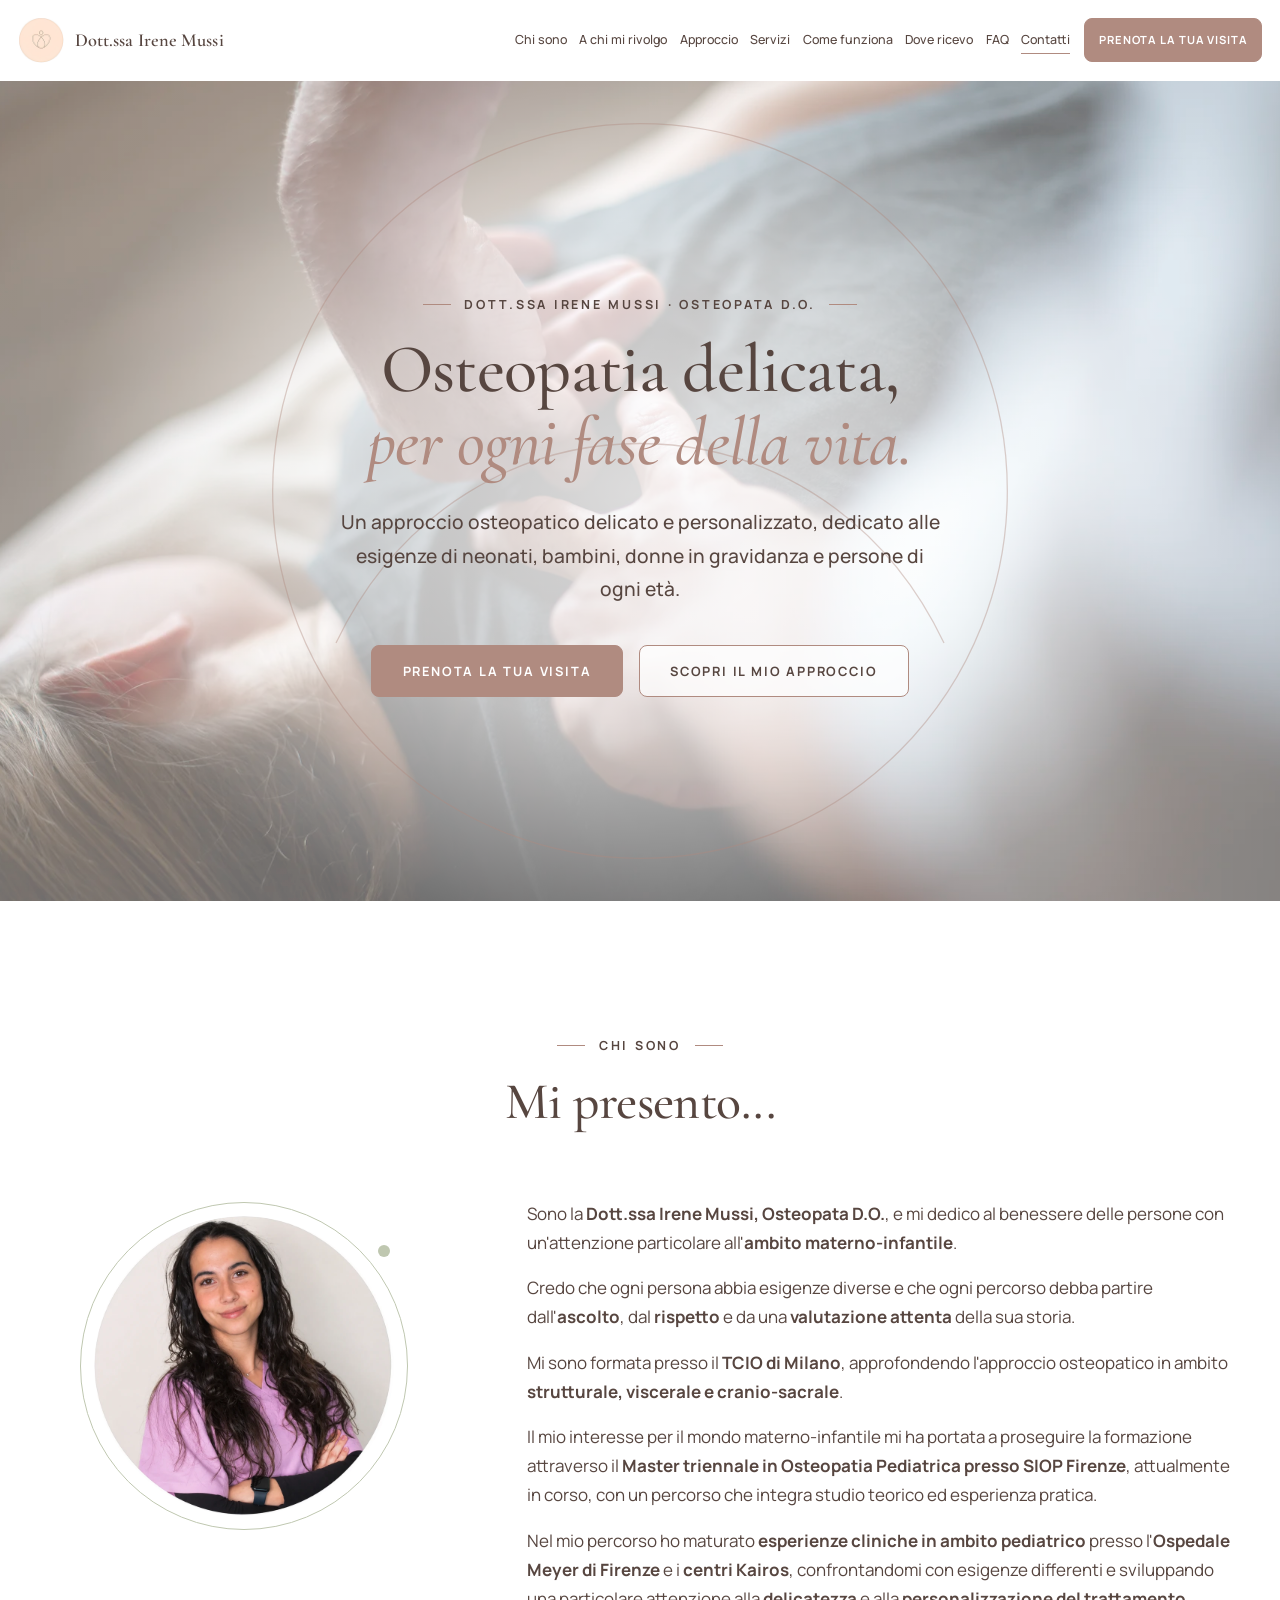
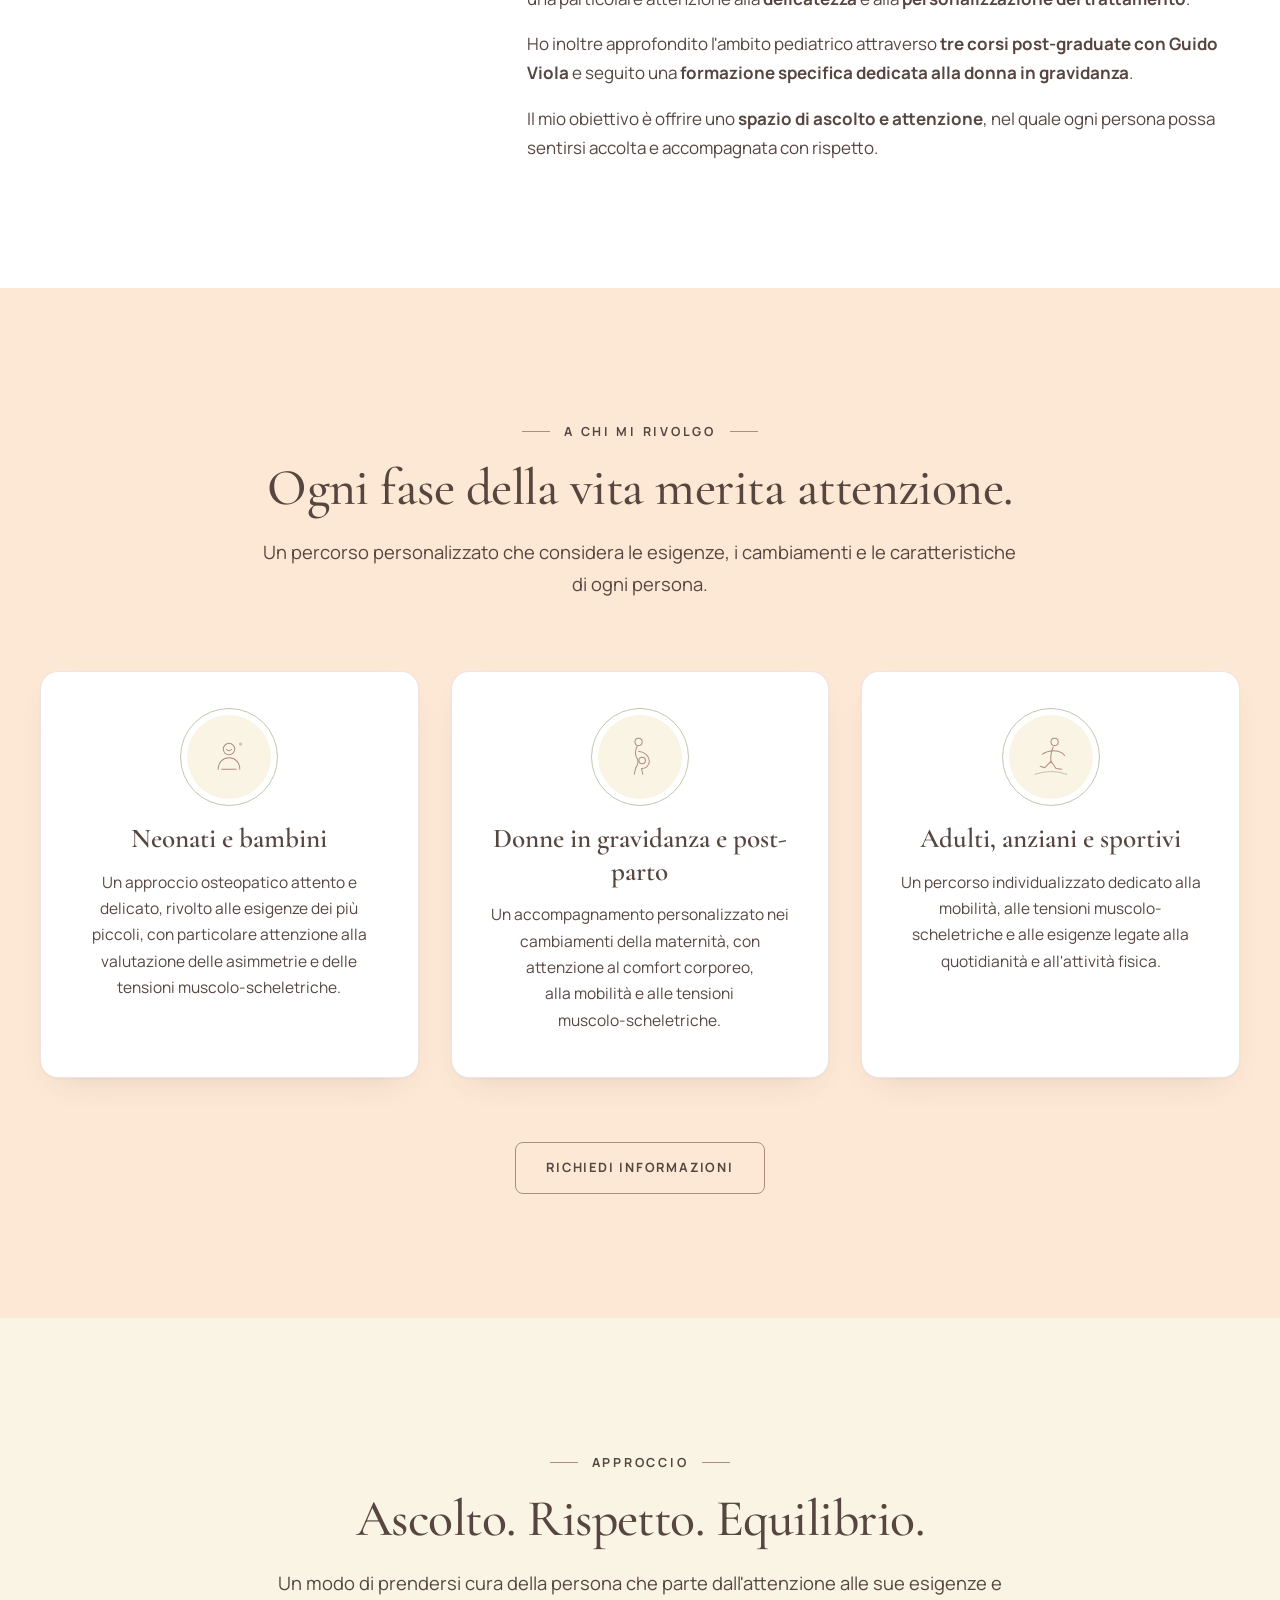
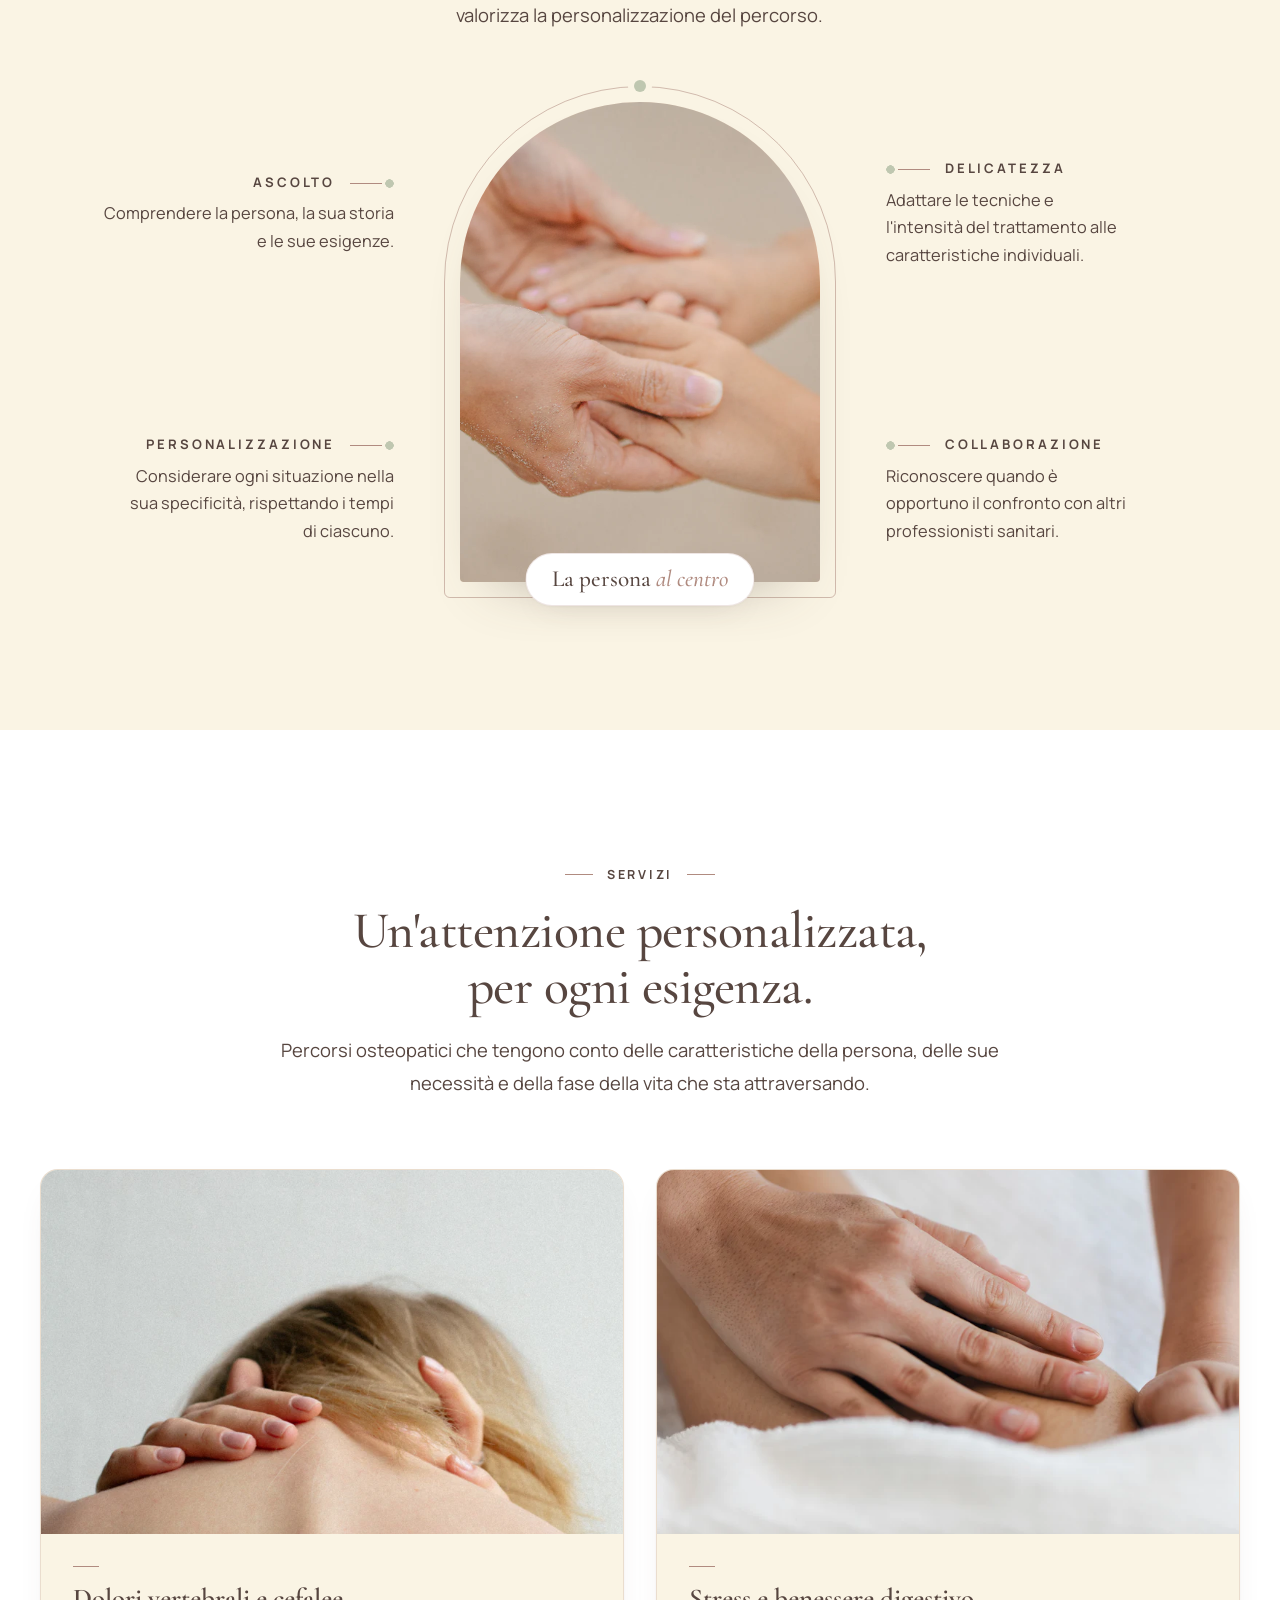
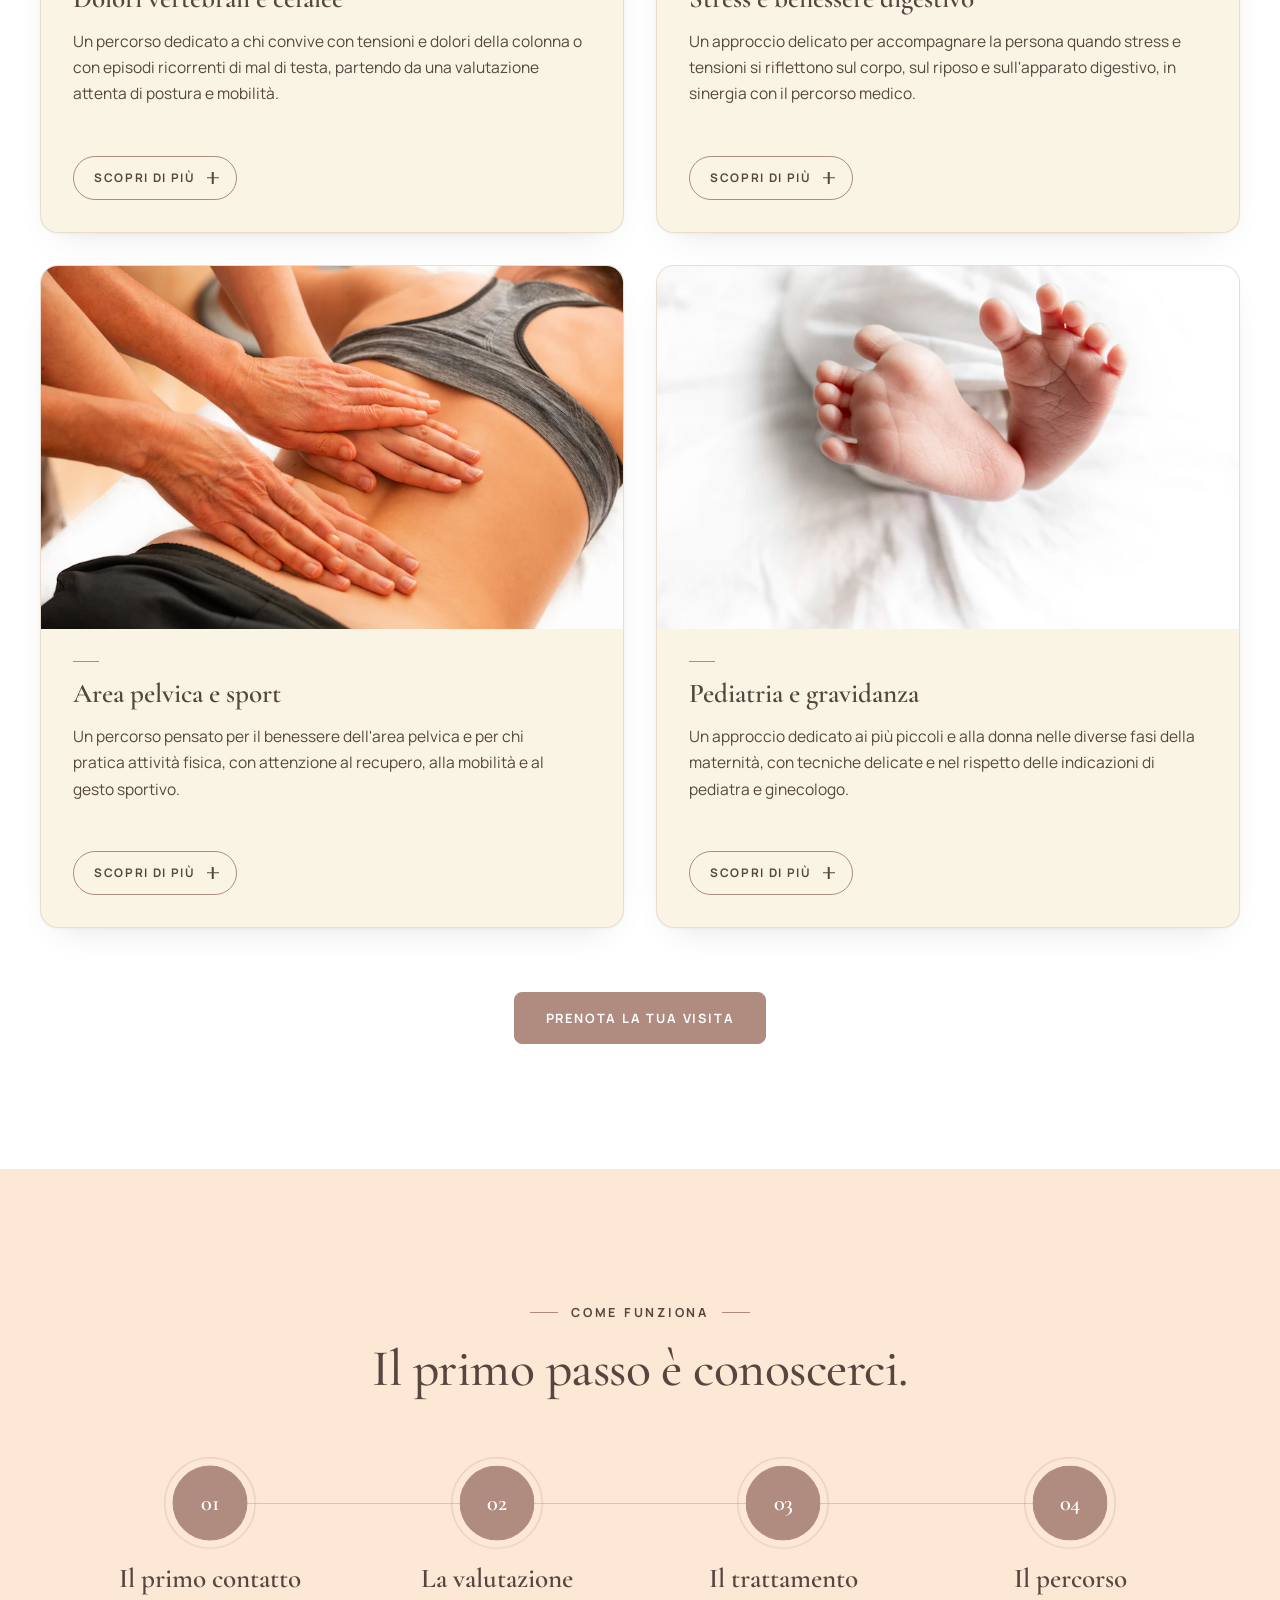
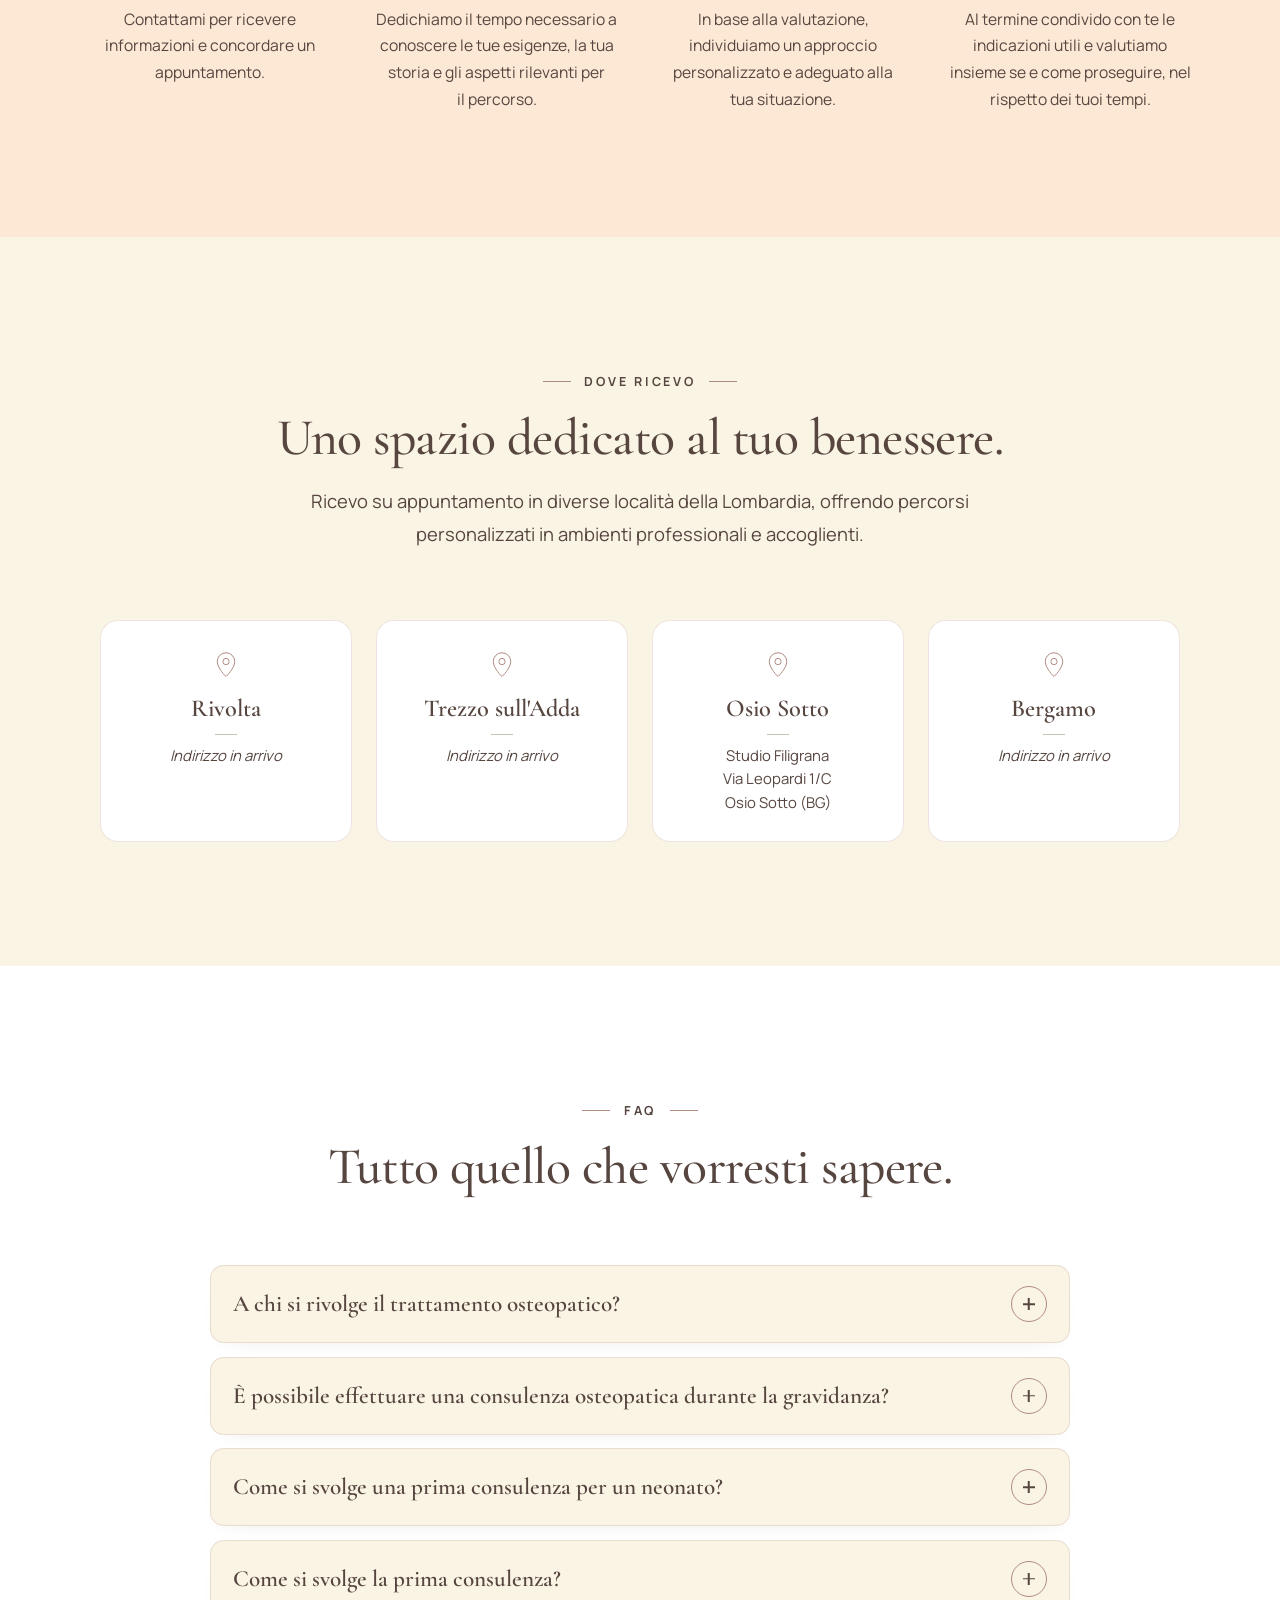
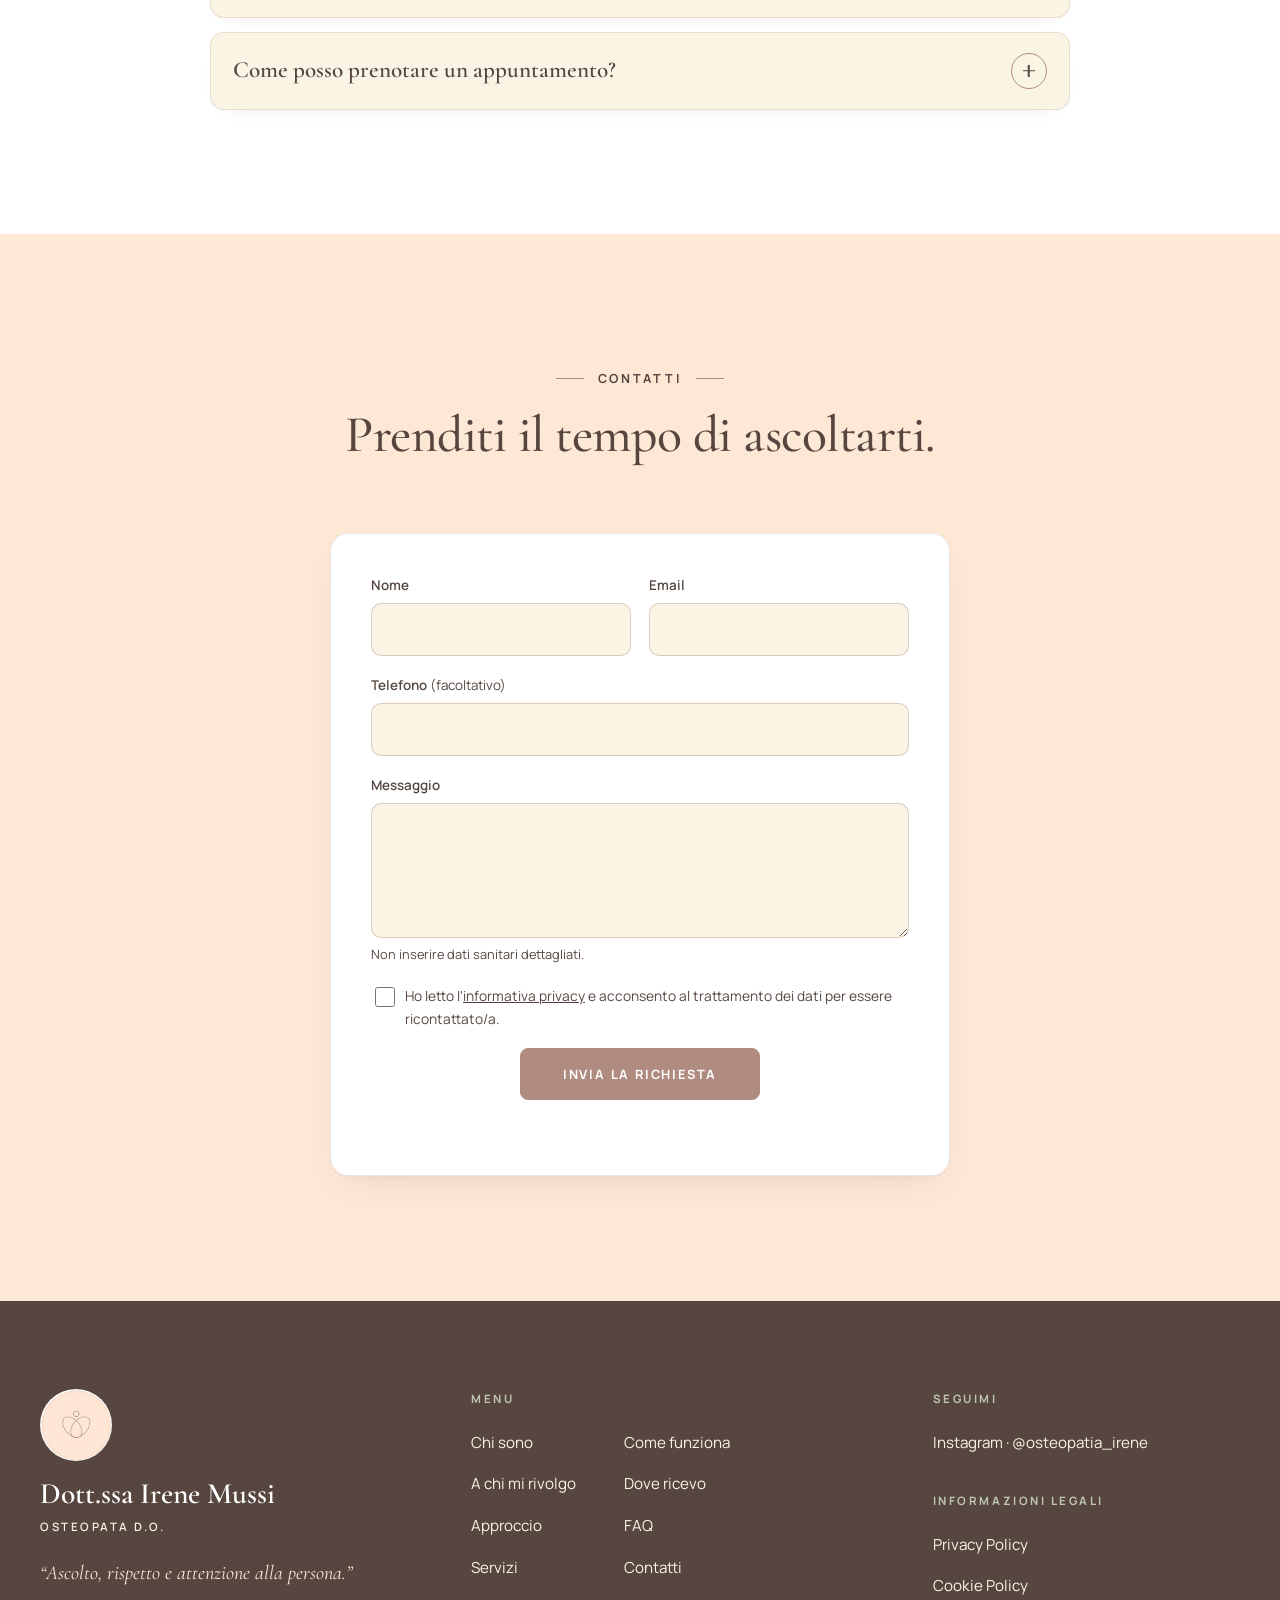
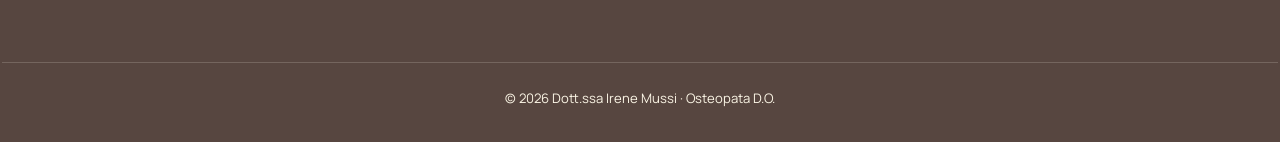
<file: index.html>
<!doctype html>
<html lang="it">
<head>
  <meta charset="utf-8">
  <meta name="viewport" content="width=device-width, initial-scale=1">
  <title>Irene Mussi | Osteopata D.O. — Osteopatia per adulti, gravidanza e bambini</title>
  <meta name="description" content="Dott.ssa Irene Mussi, Osteopata D.O. con particolare attenzione all'ambito materno-infantile. Percorsi personalizzati per neonati, bambini, gravidanza e adulti. Scopri sedi e contatti.">
  <meta name="theme-color" content="#FFFFFF">
  <!-- Quando il dominio è definitivo, inserire l'URL canonico:
  <link rel="canonical" href="https://www.DOMINIO.it/"> -->

  <meta property="og:type" content="website">
  <meta property="og:locale" content="it_IT">
  <meta property="og:title" content="Dott.ssa Irene Mussi | Osteopata D.O.">
  <meta property="og:description" content="Un approccio osteopatico delicato e personalizzato, con particolare attenzione all'ambito materno-infantile.">
  <meta property="og:image" content="assets/hero-trattamento.webp">

  <link rel="icon" type="image/png" href="assets/logo-irene-mussi-96.png">
  <link rel="apple-touch-icon" href="assets/logo-irene-mussi-192.png">

  <link rel="preconnect" href="https://fonts.googleapis.com">
  <link rel="preconnect" href="https://fonts.gstatic.com" crossorigin>
  <link rel="stylesheet" href="https://fonts.googleapis.com/css2?family=Cormorant+Garamond:ital,wght@0,500;0,600;1,500;1,600&family=Manrope:wght@400;500;600;700&display=swap">

  <link rel="preload" as="image" href="assets/hero-trattamento.webp" media="(min-width: 700px)" fetchpriority="high">
  <link rel="preload" as="image" href="assets/hero-trattamento-mobile.webp" media="(max-width: 699.98px)" fetchpriority="high">

  <link rel="stylesheet" href="css/style.css">
  <script>document.documentElement.classList.add('js');</script>

  <!-- Dati strutturati: solo informazioni confermate -->
  <script type="application/ld+json">
  {
    "@context": "https://schema.org",
    "@type": "Person",
    "name": "Irene Mussi",
    "honorificPrefix": "Dott.ssa",
    "jobTitle": "Osteopata D.O.",
    "image": "assets/irene-mussi-osteopata.webp",
    "sameAs": ["https://www.instagram.com/osteopatia_irene/"],
    "alumniOf": { "@type": "EducationalOrganization", "name": "TCIO Milano" },
    "workLocation": {
      "@type": "Place",
      "name": "Studio Filigrana",
      "address": {
        "@type": "PostalAddress",
        "streetAddress": "Via Leopardi 1/C",
        "addressLocality": "Osio Sotto",
        "addressRegion": "BG",
        "addressCountry": "IT"
      }
    }
  }
  </script>
</head>
<body>
  <a class="skip-link" href="#main">Vai al contenuto</a>

  <!-- ============ HEADER ============ -->
  <header class="site-header" id="top">
    <div class="header-inner">
      <a class="brand" href="#top" aria-label="Dott.ssa Irene Mussi, Osteopata D.O. — torna all'inizio">
        <img src="assets/logo-irene-mussi-192.png" width="52" height="52" alt="Logo Irene Mussi">
        <span class="brand-text">
          <span class="brand-name">Dott.ssa Irene Mussi</span>
          <span class="brand-role">Osteopata D.O.</span>
        </span>
      </a>

      <nav class="main-nav" id="main-nav" aria-label="Navigazione principale">
        <ul>
          <li><a href="#chi-sono">Chi sono</a></li>
          <li><a href="#a-chi-mi-rivolgo">A chi mi rivolgo</a></li>
          <li><a href="#approccio">Approccio</a></li>
          <li><a href="#servizi">Servizi</a></li>
          <li><a href="#come-funziona">Come funziona</a></li>
          <li><a href="#dove-ricevo">Dove ricevo</a></li>
          <li><a href="#faq">FAQ</a></li>
          <li><a href="#contatti">Contatti</a></li>
        </ul>
        <a class="btn btn-primary nav-cta-mobile" href="#contatti">Prenota la tua visita</a>
      </nav>

      <a class="btn btn-primary btn-sm header-cta" href="#contatti">Prenota la tua visita</a>

      <button class="nav-toggle" type="button" aria-controls="main-nav" aria-expanded="false" aria-label="Apri il menu">
        <span class="nav-toggle-bar" aria-hidden="true"></span>
        <span class="nav-toggle-bar" aria-hidden="true"></span>
      </button>
    </div>
  </header>

  <main id="main">

    <!-- ============ HERO ============ -->
    <section class="hero" aria-labelledby="hero-title">
      <picture class="hero-media">
        <source media="(max-width: 699.98px)" srcset="assets/hero-trattamento-mobile.webp" width="800" height="1150">
        <img src="assets/hero-trattamento.webp" width="1800" height="1100" alt="" fetchpriority="high" decoding="async">
      </picture>
      <div class="hero-overlay" aria-hidden="true"></div>
      <svg class="hero-arc" viewBox="0 0 600 600" aria-hidden="true" focusable="false">
        <circle cx="300" cy="300" r="290" fill="none" stroke="currentColor" stroke-width="1"/>
        <path d="M60 420 C 160 210, 440 210, 540 420" fill="none" stroke="currentColor" stroke-width="1"/>
      </svg>

      <div class="container hero-content">
        <p class="eyebrow">Dott.ssa Irene Mussi · Osteopata D.O.</p>
        <h1 id="hero-title">
          <span class="hero-line">Osteopatia delicata,</span>
          <span class="hero-line hero-line-accent">per ogni fase della vita.</span>
        </h1>
        <p class="hero-lead">Un approccio osteopatico delicato e personalizzato, dedicato alle esigenze di neonati, bambini, donne in gravidanza e persone di ogni età.</p>
        <div class="btn-row">
          <a class="btn btn-primary" href="#contatti">Prenota la tua visita</a>
          <a class="btn btn-secondary" href="#approccio">Scopri il mio approccio</a>
        </div>
      </div>
    </section>

    <!-- ============ CHI SONO — bianco ============ -->
    <section class="section bg-1" id="chi-sono" aria-labelledby="chi-sono-title">
      <div class="container about">
        <figure class="about-photo reveal">
          <span class="about-ring" aria-hidden="true"></span>
          <img src="assets/irene-mussi-osteopata.webp" width="800" height="800" loading="lazy" decoding="async"
               alt="Ritratto della Dott.ssa Irene Mussi, Osteopata D.O., sorridente con le braccia incrociate">
        </figure>

        <header class="section-head about-head reveal">
          <p class="eyebrow">Chi sono</p>
          <h2 id="chi-sono-title">Mi presento...</h2>
        </header>

        <div class="about-text reveal">
          <p>Sono la <strong>Dott.ssa Irene Mussi, Osteopata D.O.</strong>, e mi dedico al benessere delle persone con un'attenzione particolare all'<strong>ambito materno-infantile</strong>.</p>
          <p>Credo che ogni persona abbia esigenze diverse e che ogni percorso debba partire dall'<strong>ascolto</strong>, dal <strong>rispetto</strong> e da una <strong>valutazione attenta</strong> della sua storia.</p>
          <p>Mi sono formata presso il <strong>TCIO di Milano</strong>, approfondendo l'approccio osteopatico in ambito <strong>strutturale, viscerale e cranio-sacrale</strong>.</p>
          <p>Il mio interesse per il mondo materno-infantile mi ha portata a proseguire la formazione attraverso il <strong>Master triennale in Osteopatia Pediatrica presso SIOP Firenze</strong>, attualmente in corso, con un percorso che integra studio teorico ed esperienza pratica.</p>
          <p>Nel mio percorso ho maturato <strong>esperienze cliniche in ambito pediatrico</strong> presso l'<strong>Ospedale Meyer di Firenze</strong> e i <strong>centri Kairos</strong>, confrontandomi con esigenze differenti e sviluppando una particolare attenzione alla <strong>delicatezza</strong> e alla <strong>personalizzazione del trattamento</strong>.</p>
          <p>Ho inoltre approfondito l'ambito pediatrico attraverso <strong>tre corsi post-graduate con Guido Viola</strong> e seguito una <strong>formazione specifica dedicata alla donna in gravidanza</strong>.</p>
          <p>Il mio obiettivo è offrire uno <strong>spazio di ascolto e attenzione</strong>, nel quale ogni persona possa sentirsi accolta e accompagnata con rispetto.</p>
        </div>
      </div>
    </section>

    <!-- ============ A CHI MI RIVOLGO — FDE8D5 ============ -->
    <section class="section bg-2" id="a-chi-mi-rivolgo" aria-labelledby="target-title">
      <div class="container">
        <header class="section-head reveal">
          <p class="eyebrow">A chi mi rivolgo</p>
          <h2 id="target-title">Ogni fase della vita merita attenzione.</h2>
          <p class="section-lead">Un percorso personalizzato che considera le esigenze, i cambiamenti e le caratteristiche di ogni persona.</p>
        </header>

        <div class="card-grid card-grid-3">
          <article class="card card-icon reveal">
            <span class="icon-badge" aria-hidden="true">
              <svg viewBox="0 0 64 64" focusable="false"><circle cx="32" cy="21" r="8"/><path d="M17 49c0-10 6.7-16 15-16s15 6 15 16"/><path d="M22 49h20"/><path d="M28.5 21.5c1 1.2 2.2 1.8 3.5 1.8s2.5-.6 3.5-1.8"/><circle cx="48" cy="14" r="2.2" class="fill"/></svg>
            </span>
            <h3>Neonati e bambini</h3>
            <p>Un approccio osteopatico attento e delicato, rivolto alle esigenze dei più piccoli, con particolare attenzione alla valutazione delle asimmetrie e delle tensioni muscolo-scheletriche.</p>
          </article>

          <article class="card card-icon reveal">
            <span class="icon-badge" aria-hidden="true">
              <svg viewBox="0 0 64 64" focusable="false"><circle cx="30" cy="11" r="5"/><path d="M28 17c-3 6-3 12 0 17 2 4 1 9-2 13"/><path d="M30 24c9 1 15 7 15 14 0 6-5 10-11 10"/><circle cx="35" cy="37" r="4.5"/><path d="M26 47l-2 9M34 48l2 8"/></svg>
            </span>
            <h3>Donne in gravidanza e post-parto</h3>
            <p>Un accompagnamento personalizzato nei cambiamenti della maternità, con attenzione al comfort corporeo, alla mobilità e alle tensioni muscolo-scheletriche.</p>
          </article>

          <article class="card card-icon reveal">
            <span class="icon-badge" aria-hidden="true">
              <svg viewBox="0 0 64 64" focusable="false"><circle cx="37" cy="11" r="5"/><path d="M35 18c-3 7-4 13-3 20"/><path d="M20 28c6-4 13-6 22-4 4 1 7 3 9 6"/><path d="M32 38l-9 9-6-2M32 38l7 10 8 1"/><path d="M10 56c14-5 30-5 44 0" class="soft"/></svg>
            </span>
            <h3>Adulti, anziani e sportivi</h3>
            <p>Un percorso individualizzato dedicato alla mobilità, alle tensioni muscolo-scheletriche e alle esigenze legate alla quotidianità e all'attività fisica.</p>
          </article>
        </div>

        <div class="section-cta reveal">
          <a class="btn btn-secondary" href="#contatti">Richiedi informazioni</a>
        </div>
      </div>
    </section>

    <!-- ============ APPROCCIO — FAF4E4 ============ -->
    <section class="section bg-3" id="approccio" aria-labelledby="approccio-title">
      <div class="container">
        <header class="section-head reveal">
          <p class="eyebrow">Approccio</p>
          <h2 id="approccio-title">Ascolto. Rispetto. Equilibrio.</h2>
          <p class="section-lead">Un modo di prendersi cura della persona che parte dall'attenzione alle sue esigenze e valorizza la personalizzazione del percorso.</p>
        </header>

        <div class="orbit">
          <figure class="arch reveal">
            <span class="arch-frame" aria-hidden="true"></span>
            <span class="arch-dot" aria-hidden="true"></span>
            <div class="arch-media">
              <img src="assets/approccio-mani.webp" width="720" height="960" loading="lazy" decoding="async"
                   alt="Due mani che si sostengono con delicatezza, simbolo di ascolto e cura">
            </div>
            <figcaption class="arch-caption">La persona <em>al centro</em></figcaption>
          </figure>

          <ul class="orbit-list">
            <li class="orbit-item orbit-tl reveal">
              <h3>Ascolto</h3>
              <p>Comprendere la persona, la sua storia e le sue esigenze.</p>
            </li>
            <li class="orbit-item orbit-tr reveal">
              <h3>Delicatezza</h3>
              <p>Adattare le tecniche e l'intensità del trattamento alle caratteristiche individuali.</p>
            </li>
            <li class="orbit-item orbit-bl reveal">
              <h3>Personalizzazione</h3>
              <p>Considerare ogni situazione nella sua specificità, rispettando i tempi di ciascuno.</p>
            </li>
            <li class="orbit-item orbit-br reveal">
              <h3>Collaborazione</h3>
              <p>Riconoscere quando è opportuno il confronto con altri professionisti sanitari.</p>
            </li>
          </ul>
        </div>
      </div>
    </section>

    <!-- ============ SERVIZI — bianco ============ -->
    <section class="section bg-1" id="servizi" aria-labelledby="servizi-title">
      <div class="container">
        <header class="section-head reveal">
          <p class="eyebrow">Servizi</p>
          <h2 id="servizi-title">Un'attenzione personalizzata, per ogni esigenza.</h2>
          <p class="section-lead">Percorsi osteopatici che tengono conto delle caratteristiche della persona, delle sue necessità e della fase della vita che sta attraversando.</p>
        </header>

        <div class="card-grid card-grid-4">
          <article class="card service reveal">
            <div class="card-media">
              <img src="assets/servizio-cervicale.webp" width="800" height="560" loading="lazy" decoding="async"
                   alt="Mani appoggiate sulla nuca e sul collo, vista di spalle">
            </div>
            <div class="card-body">
              <h3>Dolori vertebrali e cefalee</h3>
              <p>Un percorso dedicato a chi convive con tensioni e dolori della colonna o con episodi ricorrenti di mal di testa, partendo da una valutazione attenta di postura e mobilità.</p>
              <button type="button" class="service-toggle" aria-expanded="false" aria-controls="svc-more-1">Scopri di più<span class="service-toggle-icon" aria-hidden="true"></span></button>
              <div class="service-more" id="svc-more-1" hidden><div>
              <div class="service-groups">
                <div>
                  <p class="service-label">Dolori alla schiena</p>
                  <ul class="service-list"><li>Cervicalgia</li><li>Lombalgia</li><li>Sciatalgia</li></ul>
                </div>
                <div>
                  <p class="service-label">Mal di testa</p>
                  <ul class="service-list"><li>Cefalee</li><li>Emicranie</li><li>Vertigini e acufeni</li></ul>
                </div>
              </div>
              </div></div>
            </div>
          </article>

          <article class="card service reveal">
            <div class="card-media">
              <img src="assets/servizio-stress-digestione.webp" width="800" height="560" loading="lazy" decoding="async"
                   alt="Mani appoggiate con delicatezza su un telo bianco durante un trattamento manuale">
            </div>
            <div class="card-body">
              <h3>Stress e benessere digestivo</h3>
              <p>Un approccio delicato per accompagnare la persona quando stress e tensioni si riflettono sul corpo, sul riposo e sull'apparato digestivo, in sinergia con il percorso medico.</p>
              <button type="button" class="service-toggle" aria-expanded="false" aria-controls="svc-more-2">Scopri di più<span class="service-toggle-icon" aria-hidden="true"></span></button>
              <div class="service-more" id="svc-more-2" hidden><div>
              <div class="service-groups">
                <div>
                  <p class="service-label">Disturbi da stress</p>
                  <ul class="service-list"><li>Disturbi del sonno</li><li>Rigidità muscolare</li><li>Bruxismo</li></ul>
                </div>
                <div>
                  <p class="service-label">Disturbi digestivi</p>
                  <ul class="service-list"><li>Gonfiori</li><li>Reflusso gastroesofageo</li><li>Stipsi</li></ul>
                </div>
              </div>
              </div></div>
            </div>
          </article>

          <article class="card service reveal">
            <div class="card-media">
              <img src="assets/servizio-area-pelvica.webp" width="800" height="560" loading="lazy" decoding="async"
                   alt="Mani di un professionista durante un trattamento manuale delicato sull'area addominale e pelvica di una persona sportiva">
            </div>
            <div class="card-body">
              <h3>Area pelvica e sport</h3>
              <p>Un percorso pensato per il benessere dell'area pelvica e per chi pratica attività fisica, con attenzione al recupero, alla mobilità e al gesto sportivo.</p>
              <button type="button" class="service-toggle" aria-expanded="false" aria-controls="svc-more-3">Scopri di più<span class="service-toggle-icon" aria-hidden="true"></span></button>
              <div class="service-more" id="svc-more-3" hidden><div>
              <div class="service-groups">
                <div>
                  <p class="service-label">Disturbi uro-genitali</p>
                  <ul class="service-list"><li>Dolori mestruali</li><li>Problematiche pelviche</li><li>Cistiti</li></ul>
                </div>
                <div>
                  <p class="service-label">Sportivi</p>
                  <ul class="service-list"><li>Recupero post-trauma</li><li>Prevenzione</li><li>Performance</li></ul>
                </div>
              </div>
              </div></div>
            </div>
          </article>

          <article class="card service reveal">
            <div class="card-media">
              <img src="assets/servizio-pediatria.webp" width="800" height="560" loading="lazy" decoding="async"
                   alt="Piedini di un neonato su un lenzuolo bianco">
            </div>
            <div class="card-body">
              <h3>Pediatria e gravidanza</h3>
              <p>Un approccio dedicato ai più piccoli e alla donna nelle diverse fasi della maternità, con tecniche delicate e nel rispetto delle indicazioni di pediatra e ginecologo.</p>
              <button type="button" class="service-toggle" aria-expanded="false" aria-controls="svc-more-4">Scopri di più<span class="service-toggle-icon" aria-hidden="true"></span></button>
              <div class="service-more" id="svc-more-4" hidden><div>
              <div class="service-groups">
                <div>
                  <p class="service-label">Pediatria</p>
                  <ul class="service-list"><li>Coliche, reflusso e difficoltà di suzione</li><li>Plagiocefalia</li><li>Disturbi del sonno</li></ul>
                </div>
                <div>
                  <p class="service-label">Gravidanza e post-parto</p>
                  <ul class="service-list"><li>Lombalgia e sciatalgia</li><li>Cefalee ed emicranie</li><li>Equilibrio post-parto e cicatrici</li></ul>
                </div>
              </div>
              </div></div>
            </div>
          </article>
        </div>

        <div class="section-cta reveal">
          <a class="btn btn-primary" href="#contatti">Prenota la tua visita</a>
        </div>
      </div>
    </section>


    <!-- ============ COME FUNZIONA — FDE8D5 ============ -->
    <section class="section bg-2" id="come-funziona" aria-labelledby="come-title">
      <div class="container">
        <header class="section-head reveal">
          <p class="eyebrow">Come funziona</p>
          <h2 id="come-title">Il primo passo è conoscerci.</h2>
        </header>

        <div class="journey" id="journey">
          <div class="journey-track" aria-hidden="true"><span class="journey-fill"></span></div>
          <ol class="journey-steps">
            <li class="journey-step">
              <span class="journey-node" aria-hidden="true"><span>01</span></span>
              <h3>Il primo contatto</h3>
              <p>Contattami per ricevere informazioni e concordare un appuntamento.</p>
            </li>
            <li class="journey-step">
              <span class="journey-node" aria-hidden="true"><span>02</span></span>
              <h3>La valutazione</h3>
              <p>Dedichiamo il tempo necessario a conoscere le tue esigenze, la tua storia e gli aspetti rilevanti per il percorso.</p>
            </li>
            <li class="journey-step">
              <span class="journey-node" aria-hidden="true"><span>03</span></span>
              <h3>Il trattamento</h3>
              <p>In base alla valutazione, individuiamo un approccio personalizzato e adeguato alla tua situazione.</p>
            </li>
            <li class="journey-step">
              <span class="journey-node" aria-hidden="true"><span>04</span></span>
              <h3>Il percorso</h3>
              <p>Al termine condivido con te le indicazioni utili e valutiamo insieme se e come proseguire, nel rispetto dei tuoi tempi.</p>
            </li>
          </ol>
        </div>
      </div>
    </section>

    <!-- ============ DOVE RICEVO — FAF4E4 ============ -->
    <section class="section bg-3" id="dove-ricevo" aria-labelledby="dove-title">
      <div class="container">
        <header class="section-head reveal">
          <p class="eyebrow">Dove ricevo</p>
          <h2 id="dove-title">Uno spazio dedicato al tuo benessere.</h2>
          <p class="section-lead">Ricevo su appuntamento in diverse località della Lombardia, offrendo percorsi personalizzati in ambienti professionali e accoglienti.</p>
        </header>

        <!-- Per aggiornare una sede: sostituire "Indirizzo in arrivo" con l'indirizzo confermato -->
        <ul class="place-grid">
          <li class="place reveal">
            <svg class="place-pin" viewBox="0 0 48 48" aria-hidden="true" focusable="false"><path d="M24 44s14-13.2 14-24a14 14 0 1 0-28 0c0 10.8 14 24 14 24Z"/><circle cx="24" cy="20" r="5"/></svg>
            <h3>Rivolta</h3>
            <p class="place-address is-pending">Indirizzo in arrivo</p>
          </li>
          <li class="place reveal">
            <svg class="place-pin" viewBox="0 0 48 48" aria-hidden="true" focusable="false"><path d="M24 44s14-13.2 14-24a14 14 0 1 0-28 0c0 10.8 14 24 14 24Z"/><circle cx="24" cy="20" r="5"/></svg>
            <h3>Trezzo sull'Adda</h3>
            <p class="place-address is-pending">Indirizzo in arrivo</p>
          </li>
          <li class="place reveal">
            <svg class="place-pin" viewBox="0 0 48 48" aria-hidden="true" focusable="false"><path d="M24 44s14-13.2 14-24a14 14 0 1 0-28 0c0 10.8 14 24 14 24Z"/><circle cx="24" cy="20" r="5"/></svg>
            <h3>Osio Sotto</h3>
            <address class="place-address">Studio Filigrana<br>Via Leopardi 1/C<br>Osio Sotto (BG)</address>
          </li>
          <li class="place reveal">
            <svg class="place-pin" viewBox="0 0 48 48" aria-hidden="true" focusable="false"><path d="M24 44s14-13.2 14-24a14 14 0 1 0-28 0c0 10.8 14 24 14 24Z"/><circle cx="24" cy="20" r="5"/></svg>
            <h3>Bergamo</h3>
            <p class="place-address is-pending">Indirizzo in arrivo</p>
          </li>
        </ul>
      </div>
    </section>

    <!-- ============ FAQ — bianco ============ -->
    <section class="section bg-1" id="faq" aria-labelledby="faq-title">
      <div class="container container-narrow">
        <header class="section-head reveal">
          <p class="eyebrow">FAQ</p>
          <h2 id="faq-title">Tutto quello che vorresti sapere.</h2>
        </header>

        <div class="accordion reveal">
          <div class="acc-item">
            <h3><button type="button" class="acc-trigger" aria-expanded="false" aria-controls="faq-1" id="faq-1-btn">A chi si rivolge il trattamento osteopatico?<span class="acc-icon" aria-hidden="true"></span></button></h3>
            <div class="acc-panel" id="faq-1" role="region" aria-labelledby="faq-1-btn" hidden><div><p>Mi occupo di persone di diverse età, con una particolare attenzione a neonati, bambini e donne in gravidanza, oltre che ad adulti, anziani e sportivi. Valuto ogni situazione in modo individuale.</p></div></div>
          </div>
          <div class="acc-item">
            <h3><button type="button" class="acc-trigger" aria-expanded="false" aria-controls="faq-2" id="faq-2-btn">È possibile effettuare una consulenza osteopatica durante la gravidanza?<span class="acc-icon" aria-hidden="true"></span></button></h3>
            <div class="acc-panel" id="faq-2" role="region" aria-labelledby="faq-2-btn" hidden><div><p>Sì, posso valutare con te un percorso personalizzato anche durante la gravidanza, tenendo conto della fase gestazionale, delle tue condizioni e delle eventuali indicazioni del medico.</p></div></div>
          </div>
          <div class="acc-item">
            <h3><button type="button" class="acc-trigger" aria-expanded="false" aria-controls="faq-3" id="faq-3-btn">Come si svolge una prima consulenza per un neonato?<span class="acc-icon" aria-hidden="true"></span></button></h3>
            <div class="acc-panel" id="faq-3" role="region" aria-labelledby="faq-3-btn" hidden><div><p>Nel primo incontro ascolto con attenzione le informazioni che mi fornite come genitori e svolgo una valutazione appropriata. Adatto l'eventuale trattamento all'età e alle esigenze del bambino e, quando necessario, mi confronto con il pediatra.</p></div></div>
          </div>
          <div class="acc-item">
            <h3><button type="button" class="acc-trigger" aria-expanded="false" aria-controls="faq-4" id="faq-4-btn">Come si svolge la prima consulenza?<span class="acc-icon" aria-hidden="true"></span></button></h3>
            <div class="acc-panel" id="faq-4" role="region" aria-labelledby="faq-4-btn" hidden><div><p>Dedico il primo appuntamento alla raccolta delle informazioni utili, alla comprensione delle tue esigenze e a una valutazione individuale, per stabilire insieme se e come procedere.</p></div></div>
          </div>
          <div class="acc-item">
            <h3><button type="button" class="acc-trigger" aria-expanded="false" aria-controls="faq-5" id="faq-5-btn">Come posso prenotare un appuntamento?<span class="acc-icon" aria-hidden="true"></span></button></h3>
            <div class="acc-panel" id="faq-5" role="region" aria-labelledby="faq-5-btn" hidden><div><p>Puoi scrivermi attraverso il modulo di contatto qui sotto oppure su Instagram: ti darò tutte le informazioni sulle sedi e sulle modalità di prenotazione.</p></div></div>
          </div>
        </div>
      </div>
    </section>

    <!-- ============ CONTATTI — FDE8D5 ============ -->
    <section class="section bg-2" id="contatti" aria-labelledby="contatti-title">
      <div class="container">
        <header class="section-head reveal">
          <p class="eyebrow">Contatti</p>
          <h2 id="contatti-title">Prenditi il tempo di ascoltarti.</h2>
        </header>

        <!--
          MODULO DI CONTATTO
          Per attivare l'invio reale impostare data-endpoint con l'URL di un servizio
          configurato (es. https://formspree.io/f/XXXX) e completare l'informativa privacy.
          Finché data-endpoint è vuoto, nessun invio viene simulato.
        -->
        <form class="contact-form reveal" id="contact-form" data-endpoint="" method="post" novalidate>
          <div class="field-row">
            <div class="field">
              <label for="cf-name">Nome</label>
              <input id="cf-name" name="nome" type="text" autocomplete="name" required>
            </div>
            <div class="field">
              <label for="cf-email">Email</label>
              <input id="cf-email" name="email" type="email" autocomplete="email" required>
            </div>
          </div>
          <div class="field">
            <label for="cf-phone">Telefono <span class="optional">(facoltativo)</span></label>
            <input id="cf-phone" name="telefono" type="tel" autocomplete="tel">
          </div>
          <div class="field">
            <label for="cf-msg">Messaggio</label>
            <textarea id="cf-msg" name="messaggio" rows="4" required aria-describedby="cf-msg-hint"></textarea>
            <p class="field-hint" id="cf-msg-hint">Non inserire dati sanitari dettagliati.</p>
          </div>
          <div class="field field-check">
            <input id="cf-privacy" name="privacy" type="checkbox" required>
            <label for="cf-privacy">Ho letto l'<a href="privacy-policy.html">informativa privacy</a> e acconsento al trattamento dei dati per essere ricontattato/a.</label>
          </div>
          <button type="submit" class="btn btn-primary">Invia la richiesta</button>
          <p class="form-status" role="status" aria-live="polite"></p>
        </form>
      </div>
    </section>
  </main>

  <!-- ============ FOOTER ============ -->
  <footer class="site-footer">
    <div class="container footer-grid">
      <div class="footer-brand">
        <img src="assets/logo-irene-mussi-192.png" width="72" height="72" loading="lazy" alt="Logo Irene Mussi">
        <p class="footer-name">Dott.ssa Irene Mussi</p>
        <p class="footer-role">Osteopata D.O.</p>
        <p class="footer-claim">“Ascolto, rispetto e attenzione alla persona.”</p>
      </div>

      <nav class="footer-nav" aria-label="Link del footer">
        <p class="footer-title">Menu</p>
        <ul class="footer-menu">
          <li><a href="#chi-sono">Chi sono</a></li>
          <li><a href="#a-chi-mi-rivolgo">A chi mi rivolgo</a></li>
          <li><a href="#approccio">Approccio</a></li>
          <li><a href="#servizi">Servizi</a></li>
          <li><a href="#come-funziona">Come funziona</a></li>
          <li><a href="#dove-ricevo">Dove ricevo</a></li>
          <li><a href="#faq">FAQ</a></li>
          <li><a href="#contatti">Contatti</a></li>
        </ul>
      </nav>

      <div class="footer-contact">
        <p class="footer-title">Seguimi</p>
        <ul>
          <li><a href="https://www.instagram.com/osteopatia_irene/" target="_blank" rel="noopener">Instagram · @osteopatia_irene<span class="visually-hidden"> (si apre in una nuova scheda)</span></a></li>
        </ul>
        <p class="footer-title">Informazioni legali</p>
        <ul>
          <li><a href="privacy-policy.html">Privacy Policy</a></li>
          <li><a href="privacy-policy.html#cookie">Cookie Policy</a></li>
        </ul>
      </div>
    </div>

    <div class="container footer-bottom">
      <!-- Dati fiscali/professionali: inserire SOLO se confermati (es. P.IVA, iscrizione al Registro) -->
      <p>© <span id="year">2026</span> Dott.ssa Irene Mussi · Osteopata D.O.</p>
    </div>
  </footer>

  <script src="js/main.js" defer></script>
</body>
</html>
</file>
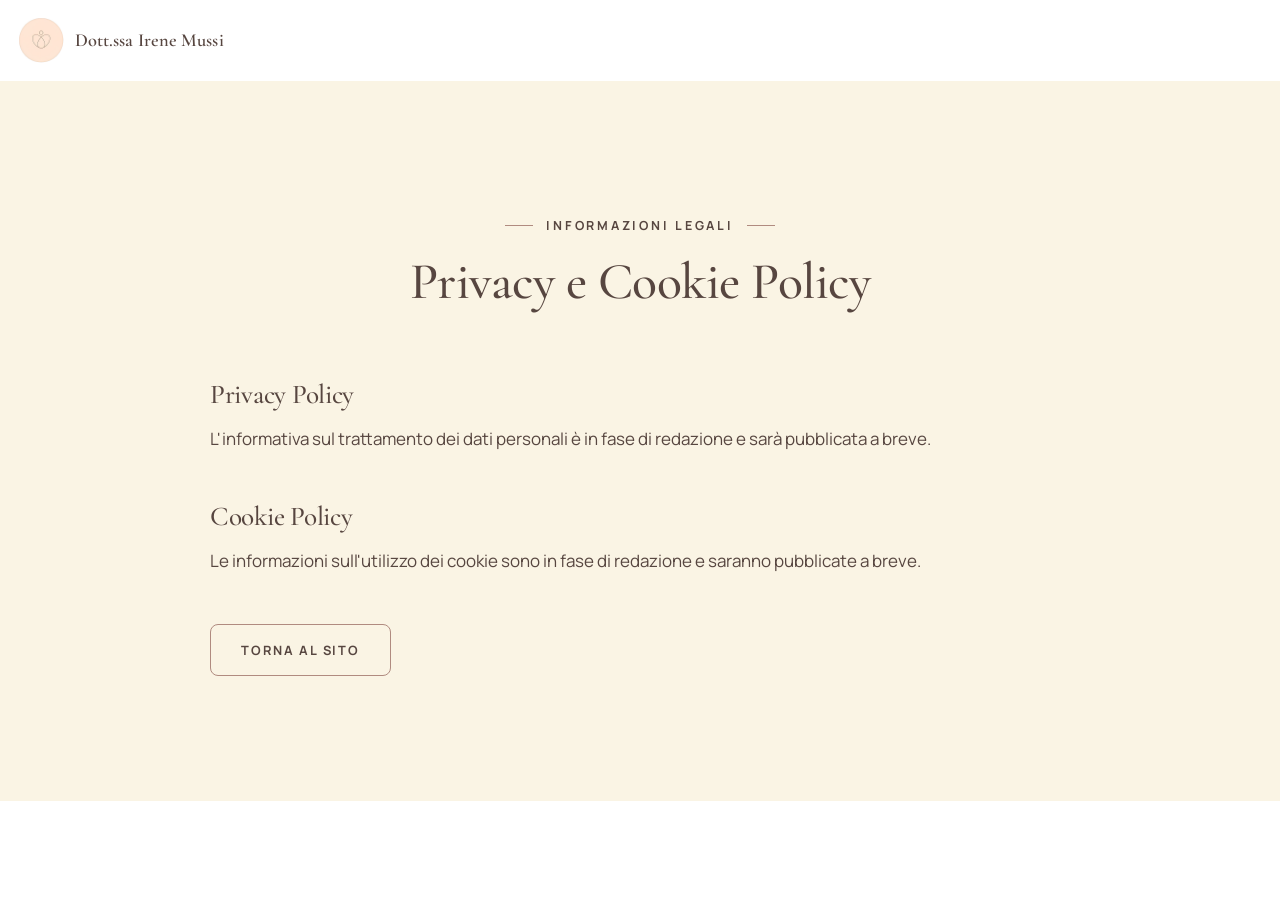
<file: privacy-policy.html>
<!doctype html>
<html lang="it">
<head>
  <meta charset="utf-8">
  <meta name="viewport" content="width=device-width, initial-scale=1">
  <title>Privacy e Cookie Policy | Dott.ssa Irene Mussi, Osteopata D.O.</title>
  <meta name="robots" content="noindex">
  <link rel="icon" type="image/png" href="assets/logo-irene-mussi-96.png">
  <link rel="preconnect" href="https://fonts.googleapis.com">
  <link rel="preconnect" href="https://fonts.gstatic.com" crossorigin>
  <link rel="stylesheet" href="https://fonts.googleapis.com/css2?family=Cormorant+Garamond:wght@500;600&family=Manrope:wght@400;600&display=swap">
  <link rel="stylesheet" href="css/style.css">
</head>
<body>
  <header class="site-header">
    <div class="container header-inner">
      <a class="brand" href="index.html" aria-label="Torna alla home della Dott.ssa Irene Mussi, Osteopata D.O.">
        <img src="assets/logo-irene-mussi-192.png" width="56" height="56" alt="Logo Irene Mussi">
        <span class="brand-text"><span class="brand-name">Dott.ssa Irene Mussi</span><span class="brand-role">Osteopata D.O.</span></span>
      </a>
    </div>
  </header>

  <main class="section bg-3">
    <div class="container container-narrow">
      <header class="section-head">
        <p class="eyebrow">Informazioni legali</p>
        <h1 style="font-size: var(--fs-h2)">Privacy e Cookie Policy</h1>
      </header>

      <!--
        DA COMPLETARE con il testo definitivo dell'informativa (titolare del
        trattamento, finalità, base giuridica, conservazione, diritti dell'interessato,
        eventuale fornitore del modulo contatti, Google Fonts / Google Maps).
        Non pubblicare il modulo di contatto prima di aver completato questa pagina.
      -->
      <section aria-labelledby="privacy-h">
        <h2 id="privacy-h" style="font-size: var(--fs-h3)">Privacy Policy</h2>
        <p style="margin-top:1rem">L'informativa sul trattamento dei dati personali è in fase di redazione e sarà pubblicata a breve.</p>
      </section>

      <section id="cookie" aria-labelledby="cookie-h" style="margin-top:3rem">
        <h2 id="cookie-h" style="font-size: var(--fs-h3)">Cookie Policy</h2>
        <p style="margin-top:1rem">Le informazioni sull'utilizzo dei cookie sono in fase di redazione e saranno pubblicate a breve.</p>
      </section>

      <p style="margin-top:3rem"><a class="btn btn-secondary" href="index.html">Torna al sito</a></p>
    </div>
  </main>
</body>
</html>
</file>
<file: css/style.css>
/* =========================================================
   Dott.ssa Irene Mussi · Osteopata D.O. — Soft Clinical Luxury
   Sfondi sezione (alternati):  #FFFFFF  #FDE8D5  #FAF4E4
   Accenti e CTA:               #B08B80
   Tocchi di colore:            #BFC7B0
   Testo:                       #574640
   ========================================================= */

:root {
  --white: #FFFFFF;
  --bg-2: #FDE8D5;
  --bg-3: #FAF4E4;
  --accent: #B08B80;
  --sage: #BFC7B0;
  --espresso: #574640;

  --text: var(--espresso);
  --line: rgba(176, 139, 128, .4);
  --line-soft: rgba(176, 139, 128, .22);
  --shadow: 0 1px 2px rgba(87, 70, 64, .04), 0 14px 34px -20px rgba(87, 70, 64, .22);
  --shadow-hover: 0 1px 2px rgba(87, 70, 64, .05), 0 22px 44px -22px rgba(87, 70, 64, .3);

  --font-serif: "Cormorant Garamond", "Cormorant", Georgia, "Times New Roman", serif;
  --font-sans: "Manrope", system-ui, -apple-system, "Segoe UI", Roboto, sans-serif;

  --fs-h1: clamp(2.4rem, 1.4rem + 3.6vw, 4.6rem);
  --fs-h2: clamp(2.05rem, 1.55rem + 2.1vw, 3.3rem);
  --fs-h3: clamp(1.45rem, 1.3rem + .5vw, 1.7rem);
  --fs-body: clamp(1rem, .96rem + .18vw, 1.0625rem);
  --fs-small: .875rem;

  --radius: 18px;
  --radius-btn: 8px;
  --container: 1200px;
  --gutter: clamp(1.25rem, .8rem + 2vw, 2.5rem);
  --section-y: clamp(4.5rem, 3rem + 6vw, 8rem);
  --header-h: 80px;

  --ease: cubic-bezier(.22, .61, .36, 1);
  --dur: 400ms;
}

/* ---------- Reset ---------- */
*, *::before, *::after { box-sizing: border-box; }
html { -webkit-text-size-adjust: 100%; scroll-behavior: smooth; scroll-padding-top: calc(var(--header-h) + 8px); }
body {
  margin: 0; background: var(--white); color: var(--text);
  font-family: var(--font-sans); font-size: var(--fs-body); line-height: 1.7;
  -webkit-font-smoothing: antialiased; text-rendering: optimizeLegibility; overflow-x: hidden;
}
img, svg, picture { display: block; max-width: 100%; }
img { height: auto; }
h1, h2, h3, p, ul, ol, figure, dl, dd { margin: 0; }
ul, ol { padding: 0; list-style: none; }
a { color: inherit; }
button { font: inherit; color: inherit; }
address { font-style: normal; }
strong { font-weight: 700; }
[hidden] { display: none !important; }

.visually-hidden {
  position: absolute !important; width: 1px; height: 1px; padding: 0; margin: -1px;
  overflow: hidden; clip: rect(0 0 0 0); white-space: nowrap; border: 0;
}
.skip-link {
  position: absolute; left: 1rem; top: -100px; z-index: 200;
  background: var(--espresso); color: var(--white); padding: .75rem 1.1rem; border-radius: var(--radius-btn);
  text-decoration: none; font-weight: 600;
}
.skip-link:focus { top: 1rem; }
:focus-visible { outline: 2px solid var(--espresso); outline-offset: 3px; border-radius: 4px; }

/* ---------- Tipografia ---------- */
h1, h2 {
  font-family: var(--font-serif); font-weight: 500; line-height: 1.08; letter-spacing: -.01em;
  color: var(--espresso); text-wrap: balance;
}
h1 { font-size: var(--fs-h1); }
h2 { font-size: var(--fs-h2); }
h3 { font-family: var(--font-serif); font-size: var(--fs-h3); font-weight: 600; line-height: 1.2; color: var(--espresso); }
p { text-wrap: pretty; }

.eyebrow {
  display: inline-flex; align-items: center; gap: .85rem;
  font-family: var(--font-sans); font-size: .78rem; font-weight: 700;
  letter-spacing: .22em; text-transform: uppercase; color: var(--espresso);
  margin-bottom: 1.1rem;
}
.eyebrow::before, .eyebrow::after { content: ""; width: 28px; height: 1px; background: var(--accent); }

/* ---------- Layout ---------- */
.container { width: 100%; max-width: calc(var(--container) + var(--gutter) * 2); margin-inline: auto; padding-inline: var(--gutter); }
.container-narrow { max-width: calc(860px + var(--gutter) * 2); }
.section { padding-block: var(--section-y); position: relative; }
.bg-1 { background: var(--white); }
.bg-2 { background: var(--bg-2); }
.bg-3 { background: var(--bg-3); }

.section-head { text-align: center; max-width: 760px; margin: 0 auto clamp(2.75rem, 2rem + 3vw, 4.5rem); }
.section-lead { margin-top: 1.25rem; font-size: clamp(1.02rem, .98rem + .25vw, 1.15rem); line-height: 1.75; }
.section-cta { display: flex; justify-content: center; margin-top: clamp(2.75rem, 2rem + 2.5vw, 4rem); }

/* ---------- Bottoni ---------- */
.btn {
  display: inline-flex; align-items: center; justify-content: center; gap: .5rem;
  min-height: 52px; padding: .95rem 1.9rem;
  border-radius: var(--radius-btn); border: 1px solid var(--accent);
  font-family: var(--font-sans); font-size: .8rem; font-weight: 700;
  letter-spacing: .14em; text-transform: uppercase; text-decoration: none; text-align: center; line-height: 1.3;
  cursor: pointer;
  transition: background-color 300ms var(--ease), color 300ms var(--ease), border-color 300ms var(--ease), transform 300ms var(--ease), box-shadow 300ms var(--ease);
}
.btn-primary { background: var(--accent); color: var(--white); }
.btn-primary:hover { background: var(--espresso); border-color: var(--espresso); transform: translateY(-1px); box-shadow: 0 10px 24px -14px rgba(87, 70, 64, .6); }
.btn-secondary { background: transparent; color: var(--espresso); }
.btn-secondary:hover { background: var(--accent); color: var(--white); transform: translateY(-1px); }
.btn-sm { min-height: 44px; padding: .7rem 1.2rem; font-size: .7rem; letter-spacing: .12em; }
.btn-row { display: flex; flex-wrap: wrap; justify-content: center; gap: .9rem 1rem; }
.btn:disabled { opacity: .6; cursor: progress; }

/* =========================================================
   HEADER
   ========================================================= */
.site-header {
  position: sticky; top: 0; z-index: 100; background: var(--white);
  border-bottom: 1px solid transparent;
  transition: border-color 300ms var(--ease), box-shadow 300ms var(--ease);
}
.site-header.is-scrolled { border-bottom-color: var(--line-soft); box-shadow: 0 6px 24px -20px rgba(87, 70, 64, .35); }
.header-inner {
  display: flex; align-items: center; gap: clamp(1rem, .2rem + 1.4vw, 2rem);
  min-height: var(--header-h); max-width: 1520px; margin-inline: auto;
  padding-inline: clamp(1.25rem, .5rem + 1.6vw, 2.5rem);
}

.brand { display: inline-flex; align-items: center; gap: .7rem; text-decoration: none; flex-shrink: 0; }
.brand img { width: 52px; height: 52px; border-radius: 50%; }
.brand-text { display: flex; flex-direction: column; line-height: 1.1; }
.brand-name { font-family: var(--font-serif); font-size: 1.32rem; font-weight: 600; letter-spacing: .005em; white-space: nowrap; }
.brand-role { font-size: .62rem; font-weight: 700; letter-spacing: .2em; text-transform: uppercase; margin-top: .28rem; }

.main-nav { margin-left: auto; }
.main-nav ul { display: flex; align-items: center; gap: clamp(.85rem, -.4rem + 1.5vw, 1.6rem); }
.main-nav a:not(.btn) {
  position: relative; display: inline-flex; align-items: center; min-height: 44px;
  font-size: clamp(.78rem, .62rem + .22vw, .88rem); font-weight: 500; text-decoration: none; white-space: nowrap;
}
.main-nav a:not(.btn)::after {
  content: ""; position: absolute; left: 0; right: 0; bottom: 8px; height: 1px;
  background: var(--accent); transform: scaleX(0); transform-origin: left; transition: transform 300ms var(--ease);
}
.main-nav a:not(.btn):hover::after, .main-nav a.is-active::after { transform: scaleX(1); }
.nav-cta-mobile { display: none; }
.header-cta { flex-shrink: 0; }

.nav-toggle {
  display: none; margin-left: auto; width: 48px; height: 48px;
  border: 1px solid var(--line); border-radius: 50%; background: var(--white); cursor: pointer; position: relative;
}
.nav-toggle-bar {
  position: absolute; left: 50%; width: 20px; height: 1.5px; background: var(--espresso);
  transform: translateX(-50%); transition: transform 300ms var(--ease), top 300ms var(--ease);
}
.nav-toggle-bar:nth-child(1) { top: 19px; }
.nav-toggle-bar:nth-child(2) { top: 27px; }
.nav-toggle[aria-expanded="true"] .nav-toggle-bar:nth-child(1) { top: 23px; transform: translateX(-50%) rotate(45deg); }
.nav-toggle[aria-expanded="true"] .nav-toggle-bar:nth-child(2) { top: 23px; transform: translateX(-50%) rotate(-45deg); }

/* Desktop compatto: logo senza sottotitolo per lasciare spazio a tutte le voci */
@media (min-width: 1081px) and (max-width: 1320px) {
  .brand-role { display: none; }
  .brand img { width: 46px; height: 46px; }
  .brand-name { font-size: 1.15rem; }
  .header-inner { gap: .9rem; padding-inline: 1.1rem; }
  .main-nav ul { gap: .78rem; }
  .main-nav a:not(.btn) { font-size: .78rem; }
  .header-cta { padding-inline: .85rem; letter-spacing: .08em; }
}

/* Mobile e tablet: menu burger */
@media (max-width: 1080px) {
  :root { --header-h: 70px; }
  .brand img { width: 46px; height: 46px; }
  .brand-name { font-size: 1.2rem; }
  .header-cta { display: none; }
  .nav-toggle { display: block; }
  .main-nav {
    position: fixed; inset: var(--header-h) 0 auto 0;
    max-height: calc(100dvh - var(--header-h)); overflow-y: auto;
    background: var(--white); border-top: 1px solid var(--line-soft);
    box-shadow: 0 24px 40px -28px rgba(87, 70, 64, .35);
    padding: .5rem var(--gutter) 2rem;
    opacity: 0; visibility: hidden; transform: translateY(-8px);
    transition: opacity 300ms var(--ease), transform 300ms var(--ease), visibility 0s linear 300ms;
  }
  .main-nav.is-open { opacity: 1; visibility: visible; transform: none; transition: opacity 300ms var(--ease), transform 300ms var(--ease), visibility 0s; }
  .main-nav ul { flex-direction: column; align-items: stretch; gap: 0; }
  .main-nav li + li { border-top: 1px solid var(--line-soft); }
  .main-nav a:not(.btn) { display: flex; min-height: 52px; font-family: var(--font-serif); font-size: 1.35rem; font-weight: 500; }
  .main-nav a:not(.btn)::after { display: none; }
  .nav-cta-mobile { display: flex; width: 100%; margin-top: 1.25rem; }
  body.nav-open { overflow: hidden; }
}
@media (max-width: 380px) {
  .brand-name { font-size: 1.05rem; }
  .brand img { width: 40px; height: 40px; }
}

/* =========================================================
   HERO
   ========================================================= */
.hero {
  position: relative; isolation: isolate; overflow: hidden;
  display: flex; align-items: center;
  min-height: clamp(560px, calc(100svh - var(--header-h)), 860px);
  padding-block: clamp(5rem, 3.5rem + 6vw, 8rem);
  background: var(--white);
}
.hero-media, .hero-media img { position: absolute; inset: 0; width: 100%; height: 100%; }
.hero-media { z-index: -2; }
.hero-media img { object-fit: cover; object-position: 50% 45%; }
.hero-overlay {
  position: absolute; inset: 0; z-index: -1;
  background: radial-gradient(ellipse 46% 56% at 50% 50%, rgba(255, 255, 255, .86) 0%, rgba(255, 255, 255, .74) 52%, rgba(255, 255, 255, .42) 100%);
}
.hero-arc {
  position: absolute; z-index: -1; left: 50%; top: 50%;
  width: min(760px, 120vw); height: auto; transform: translate(-50%, -50%);
  color: var(--accent); opacity: .4; pointer-events: none;
}
.hero-content { text-align: center; max-width: 1000px; }
.hero h1 { margin-inline: auto; }
.hero-line { display: block; }
.hero-line-accent { color: var(--accent); font-style: italic; }
.hero-lead {
  max-width: 620px; margin: 1.6rem auto 2.4rem;
  font-size: clamp(1.02rem, .95rem + .35vw, 1.2rem); line-height: 1.75; font-weight: 500;
}
.hero .btn-secondary { background: rgba(255, 255, 255, .7); }
.hero .btn-secondary:hover { background: var(--accent); }
@media (min-width: 900px) { .hero-line { white-space: nowrap; } }

@media (max-width: 699.98px) {
  .hero { min-height: auto; padding-block: 4.5rem 5rem; }
  .hero-overlay { background: rgba(255, 255, 255, .78); }
  .hero .btn-row { flex-direction: column; align-items: stretch; max-width: 360px; margin-inline: auto; }
  .eyebrow { letter-spacing: .16em; gap: .6rem; font-size: .72rem; }
  .eyebrow::before, .eyebrow::after { width: 18px; }
}

/* =========================================================
   CHI SONO
   ========================================================= */
.about {
  display: grid;
  grid-template-columns: minmax(0, 4fr) minmax(0, 7fr);
  grid-template-areas: "head head" "photo text";
  column-gap: clamp(2.5rem, 1rem + 5vw, 6rem); align-items: start;
}
.about-head { grid-area: head; }
.about-photo { grid-area: photo; }
.about-text { grid-area: text; }
.about-photo {
  position: sticky; top: calc(var(--header-h) + 3rem);
  width: min(100%, 300px); aspect-ratio: 1 / 1; justify-self: center; margin-top: 1rem;
}
.about-photo img { width: 100%; height: 100%; object-fit: cover; border-radius: 50%; position: relative; z-index: 1; }
.about-ring { position: absolute; inset: -14px; border-radius: 50%; border: 1px solid var(--sage); }
.about-ring::after {
  content: ""; position: absolute; width: 12px; height: 12px; border-radius: 50%;
  background: var(--sage); top: 13%; right: 5%;
}
.about-text p { font-size: var(--fs-body); }
.about-text p + p { margin-top: 1.05rem; }

@media (max-width: 860px) {
  .about { grid-template-columns: 1fr; grid-template-areas: "photo" "head" "text"; }
  .about-photo { position: relative; top: auto; margin: 0 auto 2.75rem; width: min(56vw, 210px); }
  .about-head { margin-bottom: 2rem; }
  .about-text { max-width: 640px; margin-inline: auto; }
}

/* =========================================================
   CARD
   ========================================================= */
.card-grid { display: grid; gap: clamp(1.25rem, .8rem + 1.5vw, 2rem); }
.card-grid-3 { grid-template-columns: repeat(3, minmax(0, 1fr)); }
.card-grid-4 { grid-template-columns: repeat(2, minmax(0, 1fr)); grid-auto-rows: 1fr; }

.card {
  display: flex; flex-direction: column; background: var(--white);
  border: 1px solid var(--line-soft); border-radius: var(--radius); overflow: hidden;
  box-shadow: var(--shadow);
  transition: transform var(--dur) var(--ease), box-shadow var(--dur) var(--ease);
}
.card:hover { transform: translateY(-3px); box-shadow: var(--shadow-hover); }
.bg-1 .card { background: var(--bg-3); }

/* Card con icona (A chi mi rivolgo) */
.card-icon { align-items: center; text-align: center; padding: clamp(2rem, 1.6rem + 1.4vw, 2.75rem) clamp(1.5rem, 1.2rem + 1vw, 2.25rem); }
.card-icon h3 { margin: 1.5rem 0 .8rem; }
.card-icon p { font-size: .97rem; }

.icon-badge {
  position: relative; display: grid; place-items: center;
  width: 84px; height: 84px; border-radius: 50%;
  background: var(--bg-3);
}
.icon-badge::before {
  content: ""; position: absolute; inset: -7px; border-radius: 50%; border: 1px solid var(--sage);
}
.icon-badge svg {
  width: 46px; height: 46px; fill: none; stroke: var(--accent); stroke-width: 1.4;
  stroke-linecap: round; stroke-linejoin: round;
}
.icon-badge svg .fill { fill: var(--sage); stroke: none; }
.icon-badge svg .soft { stroke: var(--sage); }

/* Card servizi */
.card-media { aspect-ratio: 16 / 10; overflow: hidden; background: var(--bg-2); flex-shrink: 0; }
.card-media img { width: 100%; height: 100%; object-fit: cover; transition: transform 700ms var(--ease); }
.card:hover .card-media img { transform: scale(1.025); }
.card-body { padding: clamp(1.5rem, 1.2rem + 1vw, 2.2rem); flex: 1; display: flex; flex-direction: column; }
.card-body h3 { margin-bottom: .75rem; }
.card-body h3::before { content: ""; display: block; width: 26px; height: 1px; background: var(--accent); margin-bottom: 1rem; }
.card-body > p { font-size: .97rem; line-height: 1.7; }

.service-groups {
  display: grid; grid-template-columns: repeat(2, minmax(0, 1fr)); gap: 1.25rem 1.5rem;
  margin-top: auto; padding-top: 1.5rem;
}
.service-groups::before { content: ""; grid-column: 1 / -1; height: 1px; background: var(--line-soft); margin-bottom: .1rem; }
.service-label { font-size: .72rem; font-weight: 700; letter-spacing: .16em; text-transform: uppercase; margin-bottom: .55rem; }
.service-list li { position: relative; padding-left: 1rem; font-size: .92rem; line-height: 1.5; }
.service-list li + li { margin-top: .35rem; }
.service-list li::before {
  content: ""; position: absolute; left: 0; top: .6em; width: 6px; height: 6px; border-radius: 50%; background: var(--sage);
}

@media (max-width: 980px) {
  .card-grid-3 { grid-template-columns: 1fr; max-width: 560px; margin-inline: auto; }
}
@media (max-width: 760px) {
  .card-grid-4 { grid-template-columns: 1fr; grid-auto-rows: auto; max-width: 560px; margin-inline: auto; }
}
@media (max-width: 400px) {
  .service-groups { grid-template-columns: 1fr; }
}

/* =========================================================
   APPROCCIO — composizione "orbita"
   ========================================================= */
.orbit {
  position: relative; display: grid;
  grid-template-columns: minmax(0, 1fr) minmax(300px, 400px) minmax(0, 1fr);
  grid-template-rows: auto auto; column-gap: clamp(1.5rem, .5rem + 3vw, 4rem); row-gap: 3rem;
  align-items: center; max-width: 1120px; margin-inline: auto;
}
.orbit-list { display: contents; }
/* Arco editoriale con fotografia */
.arch { grid-column: 2; grid-row: 1 / span 2; position: relative; width: 100%; max-width: 360px; justify-self: center; margin: 0; padding: 0 0 1.5rem; }
.arch-media {
  position: relative; z-index: 1; aspect-ratio: 3 / 4; overflow: hidden;
  border-radius: 999px 999px 22px 22px; background: var(--bg-2);
  box-shadow: 0 30px 60px -36px rgba(87, 70, 64, .45);
}
.arch-media img { width: 100%; height: 100%; object-fit: cover; transform: scale(1.06); transition: transform 1600ms var(--ease); }
.arch.is-visible .arch-media img { transform: none; }
.arch-frame {
  position: absolute; z-index: 0; inset: -16px -16px calc(1.5rem - 16px);
  border: 1px solid var(--accent); border-radius: 999px 999px 30px 30px; opacity: .55;
}
.arch-dot {
  position: absolute; z-index: 2; top: -22px; left: 50%; width: 12px; height: 12px; margin-left: -6px;
  border-radius: 50%; background: var(--sage); box-shadow: 0 0 0 6px var(--bg-3);
}
.arch-caption {
  position: absolute; z-index: 2; left: 50%; bottom: 0; transform: translateX(-50%);
  white-space: nowrap; background: var(--white); border: 1px solid var(--line-soft); border-radius: 999px;
  padding: .7rem 1.6rem; box-shadow: var(--shadow);
  font-family: var(--font-serif); font-size: clamp(1.2rem, 1.05rem + .5vw, 1.45rem); font-weight: 500; line-height: 1.2;
}
.arch-caption em { color: var(--accent); font-style: italic; }

.orbit-item h3 {
  display: flex; align-items: center; gap: .9rem;
  font-family: var(--font-sans); font-size: .82rem; font-weight: 700; letter-spacing: .22em; text-transform: uppercase;
  margin-bottom: .6rem;
}
.orbit-item p { font-size: 1.02rem; max-width: 300px; }
.orbit-item h3::after, .orbit-item h3::before { content: none; flex: 0 0 auto; }
.orbit-tl, .orbit-bl { grid-column: 1; text-align: right; justify-self: end; }
.orbit-tr, .orbit-br { grid-column: 3; text-align: left; justify-self: start; }
.orbit-tl, .orbit-tr { grid-row: 1; }
.orbit-bl, .orbit-br { grid-row: 2; }
.orbit-tl h3, .orbit-bl h3 { justify-content: flex-end; }
.orbit-tl p, .orbit-bl p { margin-left: auto; }
.orbit-tl h3::after, .orbit-bl h3::after,
.orbit-tr h3::before, .orbit-br h3::before {
  content: ""; width: 44px; height: 9px;
  background:
    radial-gradient(circle, var(--sage) 0 4px, transparent 4.5px) right center / 9px 9px no-repeat,
    linear-gradient(var(--accent), var(--accent)) left center / calc(100% - 12px) 1px no-repeat;
}
.orbit-tr h3::before, .orbit-br h3::before { transform: scaleX(-1); }

@media (max-width: 900px) {
  .orbit { grid-template-columns: 1fr; grid-template-rows: none; row-gap: 2.25rem; max-width: 520px; }
  .arch { grid-column: 1; grid-row: auto; width: min(64vw, 260px); margin-bottom: 1rem; }
  .orbit-item, .orbit-tl, .orbit-tr, .orbit-bl, .orbit-br { grid-column: 1; grid-row: auto; text-align: center; justify-self: center; }
  .orbit-item h3 { justify-content: center !important; }
  .orbit-item p { margin-inline: auto; }
  .orbit-tl h3::after, .orbit-bl h3::after { content: none; }
  .orbit-item h3::before {
    content: "" !important; width: 9px; height: 9px; border-radius: 50%; background: var(--sage) !important; transform: none !important;
  }
}

/* =========================================================
   COME FUNZIONA — percorso animato
   ========================================================= */
.journey { position: relative; max-width: 1120px; margin-inline: auto; --progress: 1; }
.journey-track {
  position: absolute; top: 36px; left: 12.5%; right: 12.5%; height: 1px; background: var(--line);
}
.journey-fill {
  position: absolute; inset: 0; background: linear-gradient(90deg, var(--sage), var(--accent));
  height: 2px; top: -.5px; transform-origin: left center; transform: scaleX(var(--progress));
}
.journey-steps { position: relative; display: grid; grid-template-columns: repeat(4, minmax(0, 1fr)); gap: clamp(1rem, .5rem + 1.5vw, 2rem); }
.journey-step { text-align: center; padding-inline: .5rem; }
.journey-node {
  position: relative; display: inline-grid; place-items: center;
  width: 72px; height: 72px; margin-bottom: 1.5rem; border-radius: 50%;
  background: var(--white); border: 1px solid var(--sage);
  font-family: var(--font-serif); font-size: 1.35rem; font-weight: 600; color: var(--espresso);
  transition: background-color 500ms var(--ease), color 500ms var(--ease), border-color 500ms var(--ease), transform 500ms var(--ease);
}
.journey-node::before {
  content: ""; position: absolute; inset: -9px; border-radius: 50%; border: 1px solid var(--accent);
  opacity: 0; transform: scale(.85);
}
.journey-step h3 { margin-bottom: .6rem; }
.journey-step p { max-width: 260px; margin-inline: auto; font-size: .98rem; }

.js .journey { --progress: 0; }
.js .journey-step h3, .js .journey-step p { opacity: .35; transform: translateY(10px); transition: opacity 600ms var(--ease), transform 600ms var(--ease); }
.js .journey-step.is-active h3, .js .journey-step.is-active p { opacity: 1; transform: none; }
.js .journey-step.is-active .journey-node { background: var(--accent); border-color: var(--accent); color: var(--white); transform: scale(1.04); }
.js .journey-step.is-active .journey-node::before { animation: node-ripple 1400ms var(--ease) 1 forwards; }
@keyframes node-ripple {
  0% { opacity: .9; transform: scale(.85); }
  70% { opacity: 0; transform: scale(1.35); }
  100% { opacity: .35; transform: scale(1); }
}

@media (max-width: 860px) {
  .journey { max-width: 480px; }
  .journey-track { top: 36px; bottom: 36px; left: 36px; right: auto; width: 1px; height: auto; }
  .journey-fill { width: 2px; height: 100%; top: 0; left: -.5px; transform-origin: center top; transform: scaleY(var(--progress)); background: linear-gradient(180deg, var(--sage), var(--accent)); }
  .journey-steps { grid-template-columns: 1fr; gap: 2.5rem; }
  .journey-step { text-align: left; display: grid; grid-template-columns: 72px 1fr; column-gap: 1.4rem; padding: 0; }
  .journey-node { grid-row: span 2; margin: 0; }
  .journey-step h3 { align-self: end; padding-top: .4rem; }
  .journey-step p { margin: 0; max-width: none; }
}

/* =========================================================
   DOVE RICEVO
   ========================================================= */
.place-grid {
  display: grid; grid-template-columns: repeat(4, minmax(0, 1fr)); gap: clamp(1rem, .6rem + 1.2vw, 1.5rem);
  max-width: 1080px; margin-inline: auto;
}
.place {
  display: flex; flex-direction: column; align-items: center; text-align: center;
  background: var(--bg-3); border: 1px solid var(--line-soft); border-radius: var(--radius);
  padding: 1.75rem 1.25rem 1.6rem;
  transition: transform var(--dur) var(--ease), box-shadow var(--dur) var(--ease);
}
.place:hover { transform: translateY(-3px); box-shadow: var(--shadow); }
.place-pin { width: 30px; height: 30px; fill: none; stroke: var(--accent); stroke-width: 1.6; margin-bottom: .9rem; }
.place h3 { font-size: clamp(1.35rem, 1.2rem + .4vw, 1.55rem); margin-bottom: .55rem; }
.place h3::after { content: ""; display: block; width: 22px; height: 1px; background: var(--sage); margin: .7rem auto 0; }
.place-address { font-size: .93rem; line-height: 1.6; }
.place-address.is-pending { font-style: italic; }

@media (max-width: 980px) { .place-grid { grid-template-columns: repeat(2, minmax(0, 1fr)); max-width: 620px; } }
@media (max-width: 420px) { .place-grid { grid-template-columns: 1fr; max-width: 340px; } }

/* =========================================================
   FAQ — tendine
   ========================================================= */
.accordion { display: grid; gap: .85rem; }
.acc-item { background: var(--white); border: 1px solid var(--line-soft); border-radius: 14px; box-shadow: 0 8px 22px -20px rgba(87, 70, 64, .4); }
.acc-item h3 { font-size: inherit; font-family: inherit; }
.acc-trigger {
  width: 100%; display: flex; align-items: center; justify-content: space-between; gap: 1.25rem;
  padding: 1.25rem 1.4rem; min-height: 64px;
  background: none; border: 0; border-radius: 14px; cursor: pointer; text-align: left;
  font-family: var(--font-serif); font-size: clamp(1.2rem, 1.1rem + .45vw, 1.45rem); font-weight: 600; line-height: 1.3;
  color: var(--espresso);
}
.acc-icon {
  position: relative; flex-shrink: 0; width: 36px; height: 36px; border-radius: 50%;
  border: 1px solid var(--accent); transition: background-color 300ms var(--ease);
}
.acc-icon::before, .acc-icon::after {
  content: ""; position: absolute; left: 50%; top: 50%; width: 12px; height: 1.5px; background: var(--espresso);
  transform: translate(-50%, -50%); transition: transform 300ms var(--ease), background-color 300ms var(--ease);
}
.acc-icon::after { transform: translate(-50%, -50%) rotate(90deg); }
.acc-trigger:hover .acc-icon { background: var(--bg-2); }
.acc-trigger[aria-expanded="true"] .acc-icon { background: var(--accent); }
.acc-trigger[aria-expanded="true"] .acc-icon::before, .acc-trigger[aria-expanded="true"] .acc-icon::after { background: var(--white); }
.acc-trigger[aria-expanded="true"] .acc-icon::after { transform: translate(-50%, -50%) rotate(0deg); }

.acc-panel { display: grid; grid-template-rows: 0fr; transition: grid-template-rows 350ms var(--ease); }
.acc-panel > div { overflow: hidden; }
.acc-panel.is-open { grid-template-rows: 1fr; }
.acc-panel p { padding: 0 4.25rem 1.4rem 1.4rem; }
@media (max-width: 600px) { .acc-panel p { padding-right: 1.4rem; } }

/* =========================================================
   CONTATTI — modulo
   ========================================================= */
.contact-form {
  display: grid; gap: 1.1rem; max-width: 620px; margin-inline: auto;
  background: var(--white); border: 1px solid var(--line-soft); border-radius: var(--radius);
  box-shadow: var(--shadow); padding: clamp(1.5rem, 1rem + 2vw, 2.5rem);
}
.field-row { display: grid; grid-template-columns: 1fr 1fr; gap: 1.1rem; }
.field { display: grid; gap: .4rem; }
.field label { font-size: .84rem; font-weight: 600; }
.optional { font-weight: 400; }
.field input, .field textarea {
  width: 100%; min-height: 48px; padding: .75rem 1rem;
  border: 1px solid var(--line); border-radius: 10px; background: var(--bg-3);
  font: inherit; font-size: 1rem; color: var(--espresso);
  transition: border-color 250ms var(--ease), box-shadow 250ms var(--ease), background-color 250ms var(--ease);
}
.field textarea { resize: vertical; min-height: 120px; }
.field input:focus, .field textarea:focus { outline: none; border-color: var(--accent); background: var(--white); box-shadow: 0 0 0 3px rgba(191, 199, 176, .6); }
.field-hint { font-size: .8rem; }
.field-check { grid-template-columns: 22px 1fr; align-items: start; gap: .75rem; }
.field-check input { width: 20px; height: 20px; min-height: 0; margin-top: .2rem; accent-color: var(--accent); }
.field-check label { font-weight: 400; font-size: .86rem; }
.contact-form .btn { justify-self: center; min-width: 240px; }
.form-status { font-size: .9rem; text-align: center; min-height: 1.2em; }
.form-status a { font-weight: 600; }
@media (max-width: 560px) {
  .field-row { grid-template-columns: 1fr; }
  .contact-form .btn { width: 100%; min-width: 0; }
}

/* =========================================================
   FOOTER
   ========================================================= */
.site-footer { background: var(--espresso); color: var(--bg-3); padding-top: clamp(3.5rem, 2.5rem + 4vw, 5.5rem); }
.footer-grid {
  display: grid; grid-template-columns: 1.2fr 1.3fr 1fr; gap: clamp(2.5rem, 1.5rem + 3vw, 4rem);
  padding-bottom: clamp(2.5rem, 2rem + 2vw, 3.5rem);
}
.footer-brand img { width: 72px; height: 72px; border-radius: 50%; margin-bottom: 1.1rem; }
.footer-name { font-family: var(--font-serif); font-size: 1.85rem; font-weight: 600; color: var(--white); line-height: 1.1; }
.footer-role { font-size: .72rem; font-weight: 600; letter-spacing: .22em; text-transform: uppercase; margin-top: .35rem; }
.footer-claim { margin-top: 1.25rem; font-family: var(--font-serif); font-style: italic; font-size: 1.25rem; color: var(--bg-2); max-width: 320px; }
.footer-title { font-size: .72rem; font-weight: 700; letter-spacing: .22em; text-transform: uppercase; color: var(--sage); margin-bottom: .9rem; }
.footer-title:not(:first-child) { margin-top: 1.75rem; }
.site-footer ul { display: grid; gap: .1rem; }
.site-footer .footer-menu { grid-template-columns: repeat(2, max-content); grid-template-rows: repeat(4, auto); grid-auto-flow: column; column-gap: 3rem; }
.site-footer ul a {
  display: inline-flex; align-items: center; min-height: 40px; font-size: .95rem; text-decoration: none; color: var(--bg-3);
  transition: color 250ms var(--ease);
}
.site-footer ul a:hover { color: var(--white); text-decoration: underline; text-underline-offset: 4px; text-decoration-thickness: 1px; }
.site-footer :focus-visible { outline-color: var(--bg-2); }
.footer-bottom {
  display: flex; justify-content: center; padding-block: 1.5rem 2rem;
  border-top: 1px solid rgba(250, 244, 228, .18); font-size: .82rem; color: var(--bg-3); text-align: center;
}
@media (max-width: 860px) {
  .footer-grid { grid-template-columns: 1fr 1fr; }
  .footer-brand { grid-column: 1 / -1; }
}
@media (max-width: 560px) {
  .footer-grid { grid-template-columns: 1fr; text-align: center; }
  .footer-brand img, .footer-claim { margin-inline: auto; }
  .footer-menu { justify-content: center; }
}

/* =========================================================
   ANIMAZIONI
   ========================================================= */
.js .reveal { opacity: 0; transform: translateY(14px); transition: opacity 500ms var(--ease), transform 500ms var(--ease); }
.js .reveal.is-visible { opacity: 1; transform: none; }

@media (prefers-reduced-motion: reduce) {
  html { scroll-behavior: auto; }
  *, *::before, *::after { animation-duration: .01ms !important; transition-duration: .01ms !important; }
  .js .reveal { opacity: 1; transform: none; }
  .card:hover, .btn:hover, .place:hover { transform: none; }
  .card:hover .card-media img { transform: none; }
}

/* =========================================================
   SERVIZI — "Scopri di più"
   ========================================================= */
.card-grid-4 { grid-auto-rows: auto; align-items: start; }
.service .card-body > p { min-height: calc(1.7em * 4); }
.service-toggle {
  display: inline-flex; align-items: center; gap: .7rem; align-self: flex-start;
  margin-top: 1.4rem; min-height: 44px; padding: .55rem 1.1rem .55rem 1.25rem;
  background: transparent; border: 1px solid var(--accent); border-radius: 999px; cursor: pointer;
  font-family: var(--font-sans); font-size: .74rem; font-weight: 700; letter-spacing: .14em; text-transform: uppercase;
  color: var(--espresso);
  transition: background-color 300ms var(--ease), color 300ms var(--ease);
}
.service-toggle:hover { background: var(--accent); color: var(--white); }
.service-toggle-icon { position: relative; width: 12px; height: 12px; }
.service-toggle-icon::before, .service-toggle-icon::after {
  content: ""; position: absolute; left: 0; top: 50%; width: 12px; height: 1.5px; background: currentColor;
  transform: translateY(-50%); transition: transform 300ms var(--ease);
}
.service-toggle-icon::after { transform: translateY(-50%) rotate(90deg); }
.service-toggle[aria-expanded="true"] .service-toggle-icon::after { transform: translateY(-50%) rotate(0deg); }
.service-more { display: grid; grid-template-rows: 0fr; transition: grid-template-rows 400ms var(--ease); }
.service-more > div { overflow: hidden; }
.service-more.is-open { grid-template-rows: 1fr; }
.service-more .service-groups { margin-top: 0; padding-top: 1.4rem; }

/* Box e tendine: sfondo diverso dalla sezione */
.bg-3 .place { background: var(--white); }
.bg-1 .acc-item { background: var(--bg-3); }
@media (max-width: 760px) { .service .card-body > p { min-height: 0; } }
</file>
